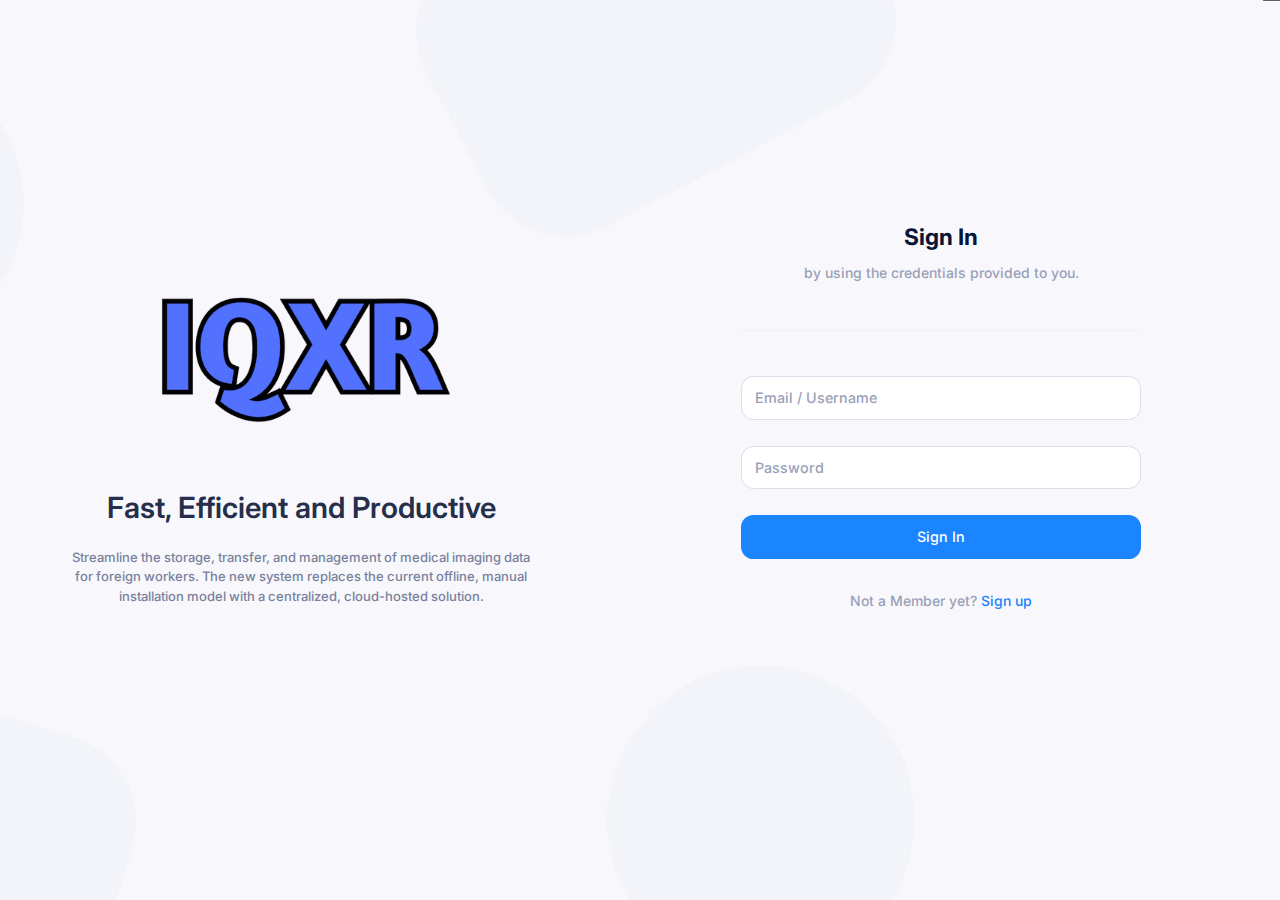
<file: index.html>
<!DOCTYPE html>
<html lang="en">
    <!--begin::Head-->
    <head>
        <title>Login - InfoQuest IQXR PACS</title>
        <meta charset="utf-8" />
        <meta name="viewport" content="width=device-width, initial-scale=1" />
        <link rel="shortcut icon" href="assets/media/logo/favicon.ico" />
        <!--begin::Fonts(mandatory for all pages)-->
        <link rel="stylesheet" href="https://fonts.googleapis.com/css?family=Inter:300,400,500,600,700" />
        <!--end::Fonts-->
        <!--begin::Global Stylesheets Bundle(mandatory for all pages)-->
        <link href="assets/css/global/plugins.bundle.css" rel="stylesheet" type="text/css" />
        <link href="assets/css/global/style.bundle.css" rel="stylesheet" type="text/css" />
        <!--end::Global Stylesheets Bundle-->
        <script>
            // Frame-busting to prevent site from being loaded within a frame without permission (click-jacking)
            if (window.top != window.self) { window.top.location.replace(window.self.location.href); }
        </script>
    </head>
    <!--end::Head-->
    <!--begin::Body-->
    <body id="kt_body" class="app-blank bgi-size-cover bgi-attachment-fixed bgi-position-center">
        <!--begin::Theme mode setup on page load-->
        <script>var defaultThemeMode = "light"; var themeMode; if (document.documentElement) { if (document.documentElement.hasAttribute("data-bs-theme-mode")) { themeMode = document.documentElement.getAttribute("data-bs-theme-mode"); } else { if (localStorage.getItem("data-bs-theme") !== null) { themeMode = localStorage.getItem("data-bs-theme"); } else { themeMode = defaultThemeMode; } } if (themeMode === "system") { themeMode = window.matchMedia("(prefers-color-scheme: dark)").matches ? "dark" : "light"; } document.documentElement.setAttribute("data-bs-theme", themeMode); }</script>
        <!--end::Theme mode setup on page load-->
        <!--begin::Root-->
        <div class="d-flex flex-column flex-root" id="kt_app_root">
            <!--begin::Page bg image-->
            <style>
                body {
                    background-image: url('assets/media/auth/bg10.jpeg');
                }

                [data-bs-theme="dark"] body {
                    background-image: url('assets/media/auth/bg10-dark.jpeg');
                }
            </style>
            <!--end::Page bg image-->
            <!--begin::Authentication - Sign-in -->
            <div class="d-flex flex-column flex-lg-row flex-column-fluid">
                <!--begin::Aside-->
                <div class="d-flex flex-lg-row-fluid">
                    <!--begin::Content-->
                    <div class="d-flex flex-column flex-center pb-0 pb-lg-10 p-10 w-100">
                        <!--begin::Image-->
                        <img class="theme-light-show mx-auto mw-100 w-150px w-lg-300px mb-10 mb-lg-20"
                            src="assets/media/logo/logo-bordered.png" alt="" />
                        <img class="theme-dark-show mx-auto mw-100 w-150px w-lg-300px mb-10 mb-lg-20"
                            src="assets/media/logo/logo-bordered-dark.png" alt="" />
                        <!--end::Image-->
                        <!--begin::Title-->
                        <h1 class="text-gray-800 fs-2qx fw-bold text-center mb-7">Fast, Efficient and Productive</h1>
                        <!--end::Title-->
                        <!--begin::Text-->
                        <div class="text-gray-600 fs-base text-center fw-semibold">
                            Streamline the storage, transfer, and management of medical imaging data <br> 
                            for foreign workers. The new system replaces the current offline, manual <br>
                            installation model with a centralized, cloud-hosted solution.
                        </div>
                        <!--end::Text-->
                    </div>
                    <!--end::Content-->
                </div>
                <!--begin::Aside-->
                <!--begin::Body-->
                <div class="d-flex flex-column-fluid flex-lg-row-auto justify-content-center justify-content-lg-end p-12">
                    <!--begin::Wrapper-->
                    <div class="d-flex flex-column flex-center rounded-4 w-md-600px p-10">
                        <!--begin::Content-->
                        <div class="d-flex flex-center flex-column align-items-stretch h-lg-100 w-md-400px">
                            <!--begin::Wrapper-->
                            <div class="d-flex flex-center flex-column flex-column-fluid pb-15 pb-lg-20">
                                <div class="form w-100">
                                    <!--begin::Heading-->
                                    <div class="text-center mb-11">
                                        <!--begin::Title-->
                                        <h1 class="text-gray-900 fw-bolder mb-4">Sign In</h1>
                                        <!--end::Title-->
                                        <!--begin::Subtitle-->
                                            <div class="text-gray-500 fw-semibold fs-6">by using the credentials provided to you.</div>
                                            <!--end::Subtitle=-->
                                    </div>
                                    <!--begin::Heading-->
                                    <!--begin::Separator-->
                                    <div class="separator my-14"></div>
                                    <!--end::Separator-->
                                    <!--begin::Input group=-->
                                    <div class="fv-row mb-8">
                                        <!--begin::Email-->
                                        <input type="text" placeholder="Email / Username" name="email" autocomplete="off"
                                            class="form-control" />
                                        <!--end::Email-->
                                    </div>
                                    <!--end::Input group=-->
                                    <div class="fv-row mb-8">
                                        <!--begin::Password-->
                                        <input type="password" placeholder="Password" name="password" autocomplete="off"
                                            class="form-control" />
                                        <!--end::Password-->
                                    </div>
                                    <!--end::Input group=-->
                                    <!--begin::Submit button-->
                                    <div class="d-grid mb-10">
                                        <a href="dashboard.html" class="btn btn-primary">
                                            <!--begin::Indicator label-->
                                            <span class="indicator-label">Sign In</span>
                                            <!--end::Indicator label-->
                                            <!--begin::Indicator progress-->
                                            <span class="indicator-progress">Please wait...
                                                <span
                                                    class="spinner-border spinner-border-sm align-middle ms-2"></span></span>
                                            <!--end::Indicator progress-->
                                        </a>
                                    </div>
                                    <!--end::Submit button-->
                                    <!--begin::Sign up-->
                                        <div class="text-gray-500 text-center fw-semibold fs-6">Not a Member yet? 
                                        <a href="https://www.google.com" class="link-primary">Sign up</a></div>
                                    <!--end::Sign up-->
                                </div>
                            </div>
                            <!--end::Wrapper-->
                        </div>
                        <!--end::Content-->
                    </div>
                    <!--end::Wrapper-->
                </div>
                <!--end::Body-->
            </div>
            <!--end::Authentication - Sign-in-->
        </div>
        <!--end::Root-->
        <!--begin::Javascript-->
        <script>var hostUrl = "assets/";</script>
        <!--begin::Global Javascript Bundle(mandatory for all pages)-->
        <script src="assets/js/global/plugins.bundle.js"></script>
        <script src="assets/js/global/scripts.bundle.js"></script>
        <!--end::Global Javascript Bundle-->
        <!--end::Javascript-->
    </body>
    <!--end::Body-->
</html>
</file>
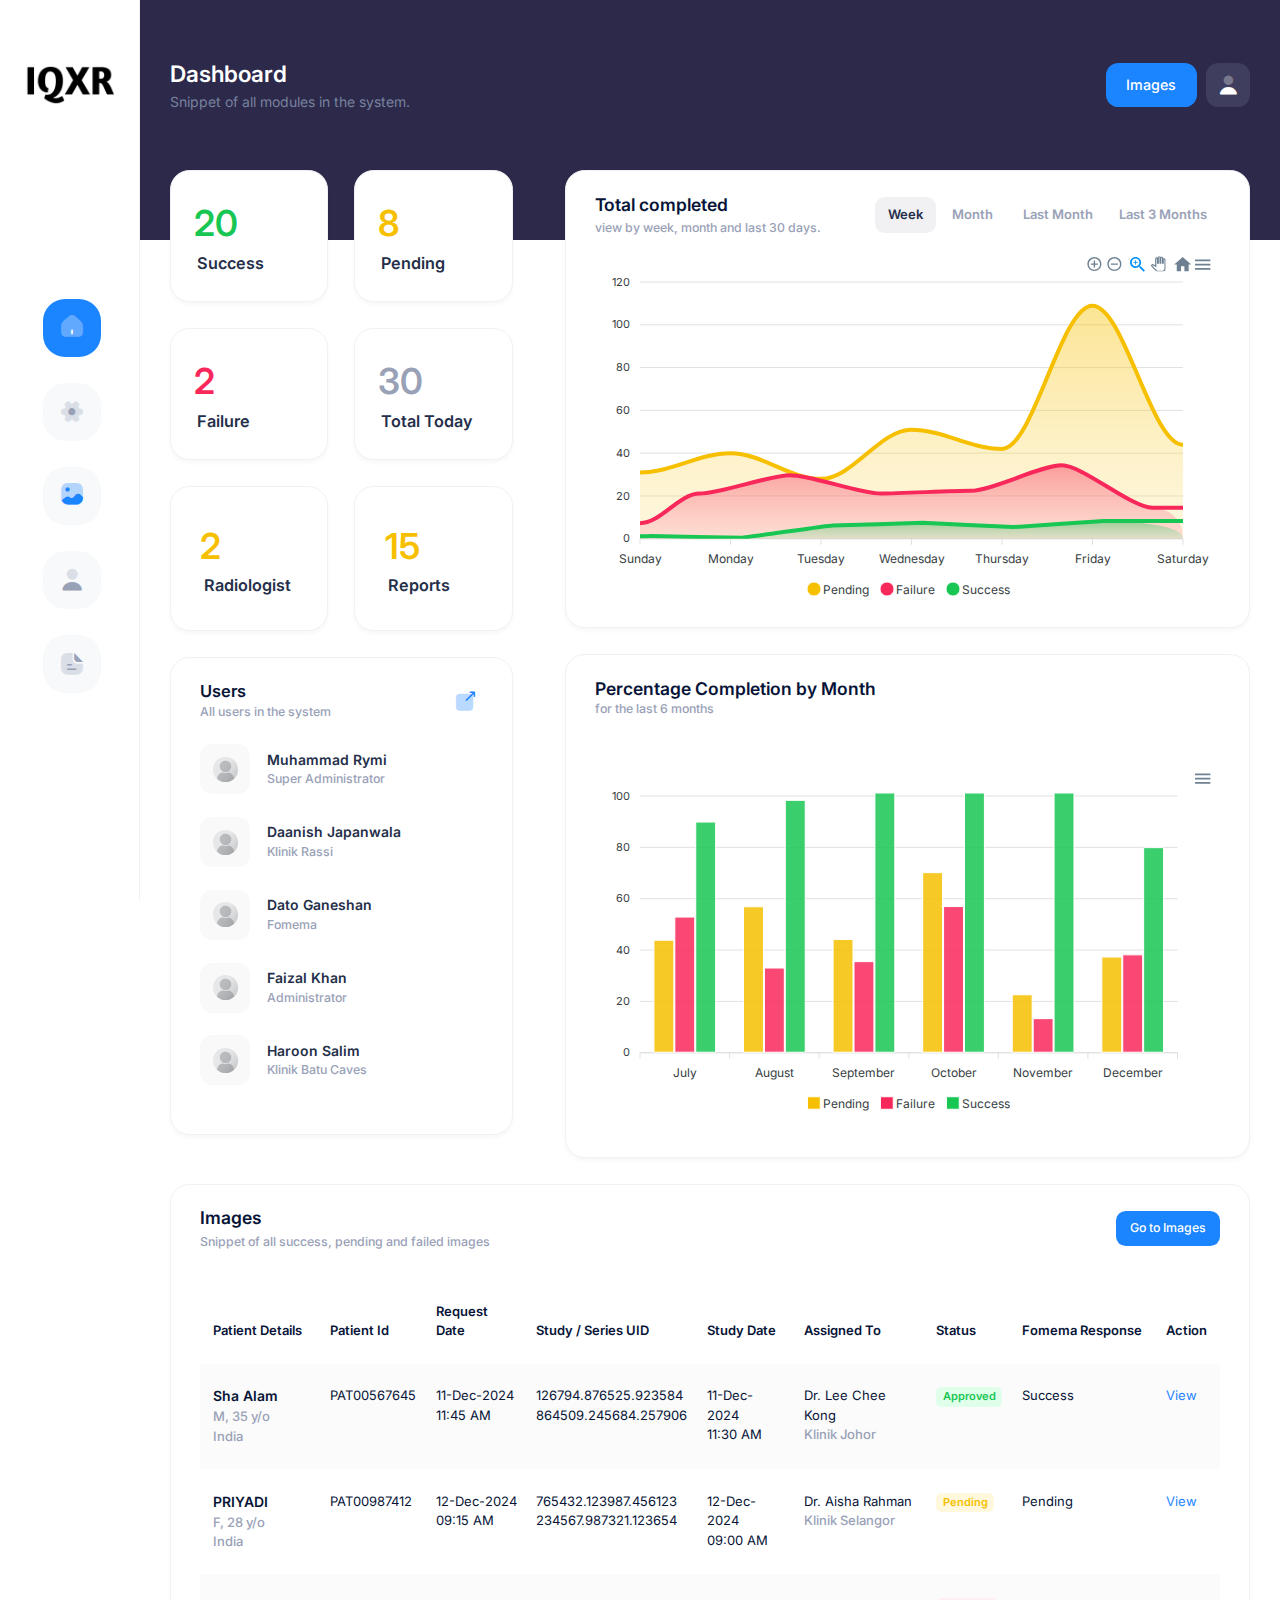
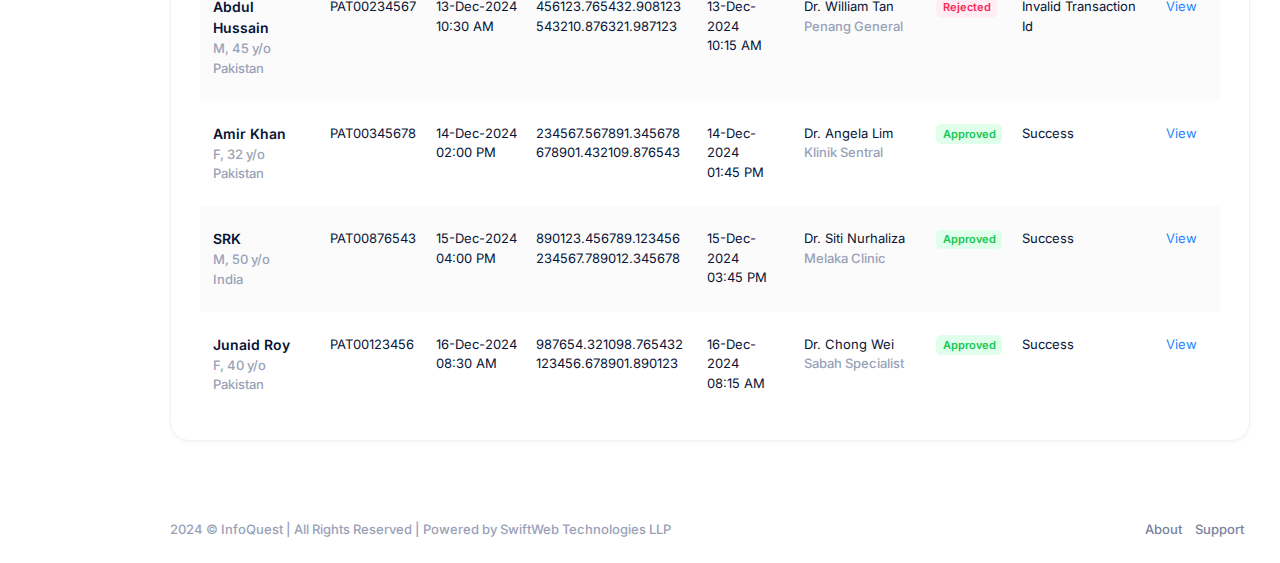
<file: dashboard.html>
<!DOCTYPE html>
<html lang="en">
<!--begin::Head-->

<head>
	<title>Dashboard - InfoQuest IQXR PACS</title>
	<meta charset="utf-8" />
	<meta name="viewport" content="width=device-width, initial-scale=1" />
	<link rel="shortcut icon" href="assets/media/logo/favicon.ico" />
	<!--begin::Fonts(mandatory for all pages)-->
	<link rel="stylesheet" href="https://fonts.googleapis.com/css?family=Inter:300,400,500,600,700" />
	<!--end::Fonts-->
	<!--begin::Global Stylesheets Bundle(mandatory for all pages)-->
	<link href="assets/css/global/plugins.bundle.css" rel="stylesheet" type="text/css" />
	<link href="assets/css/global/style.bundle.css" rel="stylesheet" type="text/css" />
	<!--end::Global Stylesheets Bundle-->
	<script>
		// Frame-busting to prevent site from being loaded within a frame without permission (click-jacking)
		if (window.top != window.self) { window.top.location.replace(window.self.location.href); }
	</script>
</head>
<!--end::Head-->
<!--begin::Body-->

<body id="kt_body" class="header-fixed header-tablet-and-mobile-fixed aside-fixed aside-secondary-disabled">
	<!--begin::Theme mode setup on page load-->
	<script>var defaultThemeMode = "light"; var themeMode; if (document.documentElement) { if (document.documentElement.hasAttribute("data-bs-theme-mode")) { themeMode = document.documentElement.getAttribute("data-bs-theme-mode"); } else { if (localStorage.getItem("data-bs-theme") !== null) { themeMode = localStorage.getItem("data-bs-theme"); } else { themeMode = defaultThemeMode; } } if (themeMode === "system") { themeMode = window.matchMedia("(prefers-color-scheme: dark)").matches ? "dark" : "light"; } document.documentElement.setAttribute("data-bs-theme", themeMode); }</script>
	<!--end::Theme mode setup on page load-->
	<!--begin::Main-->
	<!--begin::Root-->
	<div class="d-flex flex-column flex-root">
		<!--begin::Page-->
		<div class="page d-flex flex-row flex-column-fluid">
			<!--begin::Aside-->
			<div id="kt_aside" class="aside" data-kt-drawer="true" data-kt-drawer-name="aside"
				data-kt-drawer-activate="{default: true, lg: false}" data-kt-drawer-overlay="true"
				data-kt-drawer-width="auto" data-kt-drawer-direction="start" data-kt-drawer-toggle="#kt_aside_toggle">
				<!--begin::Logo-->
				<div class="aside-logo flex-column-auto pt-10 pt-lg-20" id="kt_aside_logo">
					<a href="dashboard.html">
						<img alt="Logo" src="assets/media/logo/logo-black.png" class="h-40px" />
					</a>
				</div>
				<!--end::Logo-->
				<!--begin::Nav-->
				<div class="aside-menu flex-column-fluid pt-0 pb-7 py-lg-10" id="kt_aside_menu">
					<!--begin::Aside menu-->
					<div id="kt_aside_menu_wrapper" class="w-100 hover-scroll-y scroll-lg-ms d-flex"
						data-kt-scroll="true" data-kt-scroll-activate="{default: false, lg: trur}"
						data-kt-scroll-height="auto" data-kt-scroll-dependencies="#kt_aside_logo, #kt_aside_footer"
						data-kt-scroll-wrappers="#kt_aside, #kt_aside_menu" data-kt-scroll-offset="0">
						<div id="kt_aside_menu"
							class="menu menu-column menu-title-gray-600 menu-state-primary menu-state-icon-primary menu-state-bullet-primary menu-icon-gray-500 menu-arrow-gray-500 fw-semibold fs-6 my-auto"
							data-kt-menu="true">
							<!--begin:Menu item-->
							<div class="menu-item here show py-2">
								<!--begin:Menu link-->
								<span class="menu-link menu-center" data-bs-toggle="tooltip" data-bs-placement="right"
								data-bs-dismiss="click" title="Dashboard">
									<span class="menu-icon me-0">
										<a href="dashboard.html">
											<i class="ki-duotone ki-home-2 fs-2x">
												<span class="path1"></span>
												<span class="path2"></span>
											</i>
										</a>
									</span>
								</span>
								<!--end:Menu link-->
							</div>
							<!--end:Menu item-->
							<!--begin:Menu item-->
							<div data-kt-menu-trigger="{default: 'click', lg: 'hover'}"
								data-kt-menu-placement="right-start" class="menu-item py-2">
								<!--begin:Menu link-->
								<span class="menu-link menu-center">
									<span class="menu-icon me-0">
										<i class="ki-duotone ki-setting-2 fs-2x">
											<span class="path1"></span>
											<span class="path2"></span>
											<span class="path3"></span>
											<span class="path4"></span>
										</i>
									</span>
								</span>
								<!--end:Menu link-->
								<!--begin:Menu sub-->
								<div
									class="menu-sub menu-sub-dropdown menu-sub-indention px-2 py-4 w-250px mh-75 overflow-auto">
									<!--begin:Menu item-->
									<div class="menu-item">
										<!--begin:Menu content-->
										<div class="menu-content">
											<span class="menu-section fs-5 fw-bolder ps-1 py-1">Manage</span>
										</div>
										<!--end:Menu content-->
									</div>
									<!--end:Menu item-->
									<!--begin:Menu item-->
									<div data-kt-menu-trigger="click" class="menu-item menu-accordion">
										<!--begin:Menu link-->
										<span class="menu-link">
											<span class="menu-bullet">
												<span class="bullet bullet-dot"></span>
											</span>
											<span class="menu-title">Users</span>
											<span class="menu-arrow"></span>
										</span>
										<!--end:Menu link-->
										<!--begin:Menu sub-->
										<div class="menu-sub menu-sub-accordion">
											<!--begin:Menu item-->
											<div class="menu-item">
												<!--begin:Menu link-->
												<a class="menu-link" href="javascript:;">
													<span class="menu-bullet">
														<span class="bullet bullet-dot"></span>
													</span>
													<span class="menu-title">User List</span>
												</a>
												<!--end:Menu link-->
											</div>
											<!--end:Menu item-->
											<!--begin:Menu item-->
											<div class="menu-item">
												<!--begin:Menu link-->
												<a class="menu-link" href="javascript:;">
													<span class="menu-bullet">
														<span class="bullet bullet-dot"></span>
													</span>
													<span class="menu-title">User Roles</span>
												</a>
												<!--end:Menu link-->
											</div>
											<!--end:Menu item-->
										</div>
										<!--end:Menu sub-->
									</div>
									<!--end:Menu item-->
									<!--begin:Menu item-->
									<div data-kt-menu-trigger="click" class="menu-item menu-accordion">
										<!--begin:Menu link-->
										<span class="menu-link">
											<span class="menu-bullet">
												<span class="bullet bullet-dot"></span>
											</span>
											<span class="menu-title">Logs</span>
										</span>
										<!--end:Menu link-->
									</div>
									<!--end:Menu item-->
									<!--begin:Menu item-->
									<div data-kt-menu-trigger="click" class="menu-item menu-accordion">
										<!--begin:Menu link-->
										<span class="menu-link">
											<span class="menu-bullet">
												<span class="bullet bullet-dot"></span>
											</span>
											<a href="modality.html">
												<span class="menu-title">Modality</span>
											</a>
										</span>
										<!--end:Menu link-->
									</div>
									<!--end:Menu item-->
									<!--begin:Menu item-->
									<div data-kt-menu-trigger="click" class="menu-item menu-accordion">
										<!--begin:Menu link-->
										<span class="menu-link">
											<span class="menu-bullet">
												<span class="bullet bullet-dot"></span>
											</span>
											<a href="download-modality.html">
												<span class="menu-title">Modality Download</span>
											</a>
										</span>
										<!--end:Menu link-->
									</div>
									<!--end:Menu item-->
								</div>
								<!--end:Menu sub-->
							</div>
							<!--end:Menu item-->
							<!--begin:Menu item-->
							<div class="menu-item py-2">
								<!--begin:Menu link-->
								<span class="menu-link menu-center" data-bs-toggle="tooltip" data-bs-placement="right"
								data-bs-dismiss="click" title="Images">
									<span class="menu-icon me-0">
										<a href="images.html">
											<i class="ki-duotone ki-picture fs-2x">
												<span class="path1"></span>
												<span class="path2"></span>
											</i>
										</a>
									</span>
								</span>
								<!--end:Menu link-->
							</div>
							<!--end:Menu item-->
							<!--begin:Menu item-->
							<div data-kt-menu-trigger="{default: 'click', lg: 'hover'}"
								data-kt-menu-placement="right-start" class="menu-item py-2">
								<!--begin:Menu link-->
								<span class="menu-link menu-center">
									<span class="menu-icon me-0">
										<i class="ki-duotone ki-user fs-2x">
											<span class="path1"></span>
											<span class="path2"></span>
										</i>
									</span>
								</span>
								<!--end:Menu link-->
								<!--begin:Menu sub-->
								<div
									class="menu-sub menu-sub-dropdown menu-sub-indention px-2 py-4 w-250px mh-75 overflow-auto">
									<!--begin:Menu item-->
									<div class="menu-item">
										<!--begin:Menu content-->
										<div class="menu-content">
											<span class="menu-section fs-5 fw-bolder ps-1 py-1">Users</span>
										</div>
										<!--end:Menu content-->
									</div>
									<!--end:Menu item-->
									<!--begin:Menu item-->
									<div data-kt-menu-trigger="click" class="menu-item menu-accordion">
										<!--begin:Menu link-->
										<span class="menu-link">
											<span class="menu-icon">
												<i class="ki-duotone ki-user fs-2">
													<span class="path1"></span>
													<span class="path2"></span>
												</i>
											</span>
											<span class="menu-title">App Users</span>
											<span class="menu-arrow"></span>
										</span>
										<!--end:Menu link-->
										<!--begin:Menu sub-->
										<div class="menu-sub menu-sub-accordion">
											<!--begin:Menu item-->
											<div class="menu-item">
												<!--begin:Menu link-->
												<a class="menu-link" href="javascript:;">
													<span class="menu-bullet">
														<span class="bullet bullet-dot"></span>
													</span>
													<span class="menu-title">Add User</span>
												</a>
												<!--end:Menu link-->
											</div>
											<!--end:Menu item-->
											<!--begin:Menu item-->
											<div class="menu-item">
												<!--begin:Menu link-->
												<a class="menu-link" href="javascript:;">
													<span class="menu-bullet">
														<span class="bullet bullet-dot"></span>
													</span>
													<span class="menu-title">All Users</span>
												</a>
												<!--end:Menu link-->
											</div>
											<!--end:Menu item-->
										</div>
										<!--end:Menu sub-->
									</div>
									<!--end:Menu item-->
									<!--begin:Menu item-->
									<div data-kt-menu-trigger="click" class="menu-item menu-accordion">
										<!--begin:Menu link-->
										<span class="menu-link">
											<span class="menu-icon">
												<i class="ki-duotone ki-faceid fs-2">
													<span class="path1"></span>
													<span class="path2"></span>
												</i>
											</span>
											<span class="menu-title">Patients</span>
										</span>
										<!--end:Menu link-->
									</div>
									<!--end:Menu item-->
									<!--begin:Menu item-->
									<div data-kt-menu-trigger="click" class="menu-item menu-accordion">
										<!--begin:Menu link-->
										<span class="menu-link">
											<span class="menu-icon">
												<i class="ki-duotone ki-mask fs-2">
													<span class="path1"></span>
													<span class="path2"></span>
												</i>
											</span>
											<span class="menu-title">Kliniks</span>
										</span>
										<!--end:Menu link-->
									</div>
									<!--end:Menu item-->
								</div>
								<!--end:Menu sub-->
							</div>
							<!--end:Menu item-->
							<!--begin:Menu item-->
							<div class="menu-item py-2">
								<!--begin:Menu link-->
								<span class="menu-link menu-center" data-bs-toggle="tooltip" data-bs-placement="right"
								data-bs-dismiss="click" title="Reports">
									<span class="menu-icon me-0">
										<i class="ki-duotone ki-document fs-2x">
											<span class="path1"></span>
											<span class="path2"></span>
										</i>
									</span>
								</span>
								<!--end:Menu link-->
							</div>
							<!--end:Menu item-->
						</div>
					</div>
					<!--end::Aside menu-->
				</div>
				<!--end::Nav-->
			</div>
			<!--end::Aside-->
			<!--begin::Wrapper-->
			<div class="wrapper d-flex flex-column flex-row-fluid" id="kt_wrapper">
				<!--begin::Header tablet and mobile-->
				<div class="header-mobile py-3">
					<!--begin::Container-->
					<div class="container d-flex flex-stack">
						<!--begin::Mobile logo-->
						<div class="d-flex align-items-center flex-grow-1 flex-lg-grow-0">
							<a href="dashboard.html">
								<img alt="Logo" src="assets/media/logo/logo-black.png" class="h-35px" />
							</a>
						</div>
						<!--end::Mobile logo-->
						<!--begin::Aside toggle-->
						<button class="btn btn-icon btn-active-color-primary me-n4" id="kt_aside_toggle">
							<i class="ki-duotone ki-abstract-14 fs-2x">
								<span class="path1"></span>
								<span class="path2"></span>
							</i>
						</button>
						<!--end::Aside toggle-->
					</div>
					<!--end::Container-->
				</div>
				<!--end::Header tablet and mobile-->
				<!--begin::Header-->
				<div id="kt_header" class="header py-6 py-lg-0" data-kt-sticky="true" data-kt-sticky-name="header"
					data-kt-sticky-offset="{lg: '300px'}">
					<!--begin::Container-->
					<div class="header-container container-xxl">
						<!--begin::Page title-->
						<div
							class="page-title d-flex flex-column align-items-start justify-content-center flex-wrap me-lg-20 py-3 py-lg-0 me-3">
							<!--begin::Heading-->
							<h1 class="d-flex flex-column text-gray-900 fw-bold my-1">
								<span class="text-white fs-1">Dashboard</span>
								<small class="text-gray-600 fs-6 fw-normal pt-2">Snippet of all modules in the
									system.</small>
							</h1>
							<!--end::Heading-->
						</div>
						<!--end::Page title=-->
						<!--begin::Wrapper-->
						<div class="d-flex align-items-center flex-wrap">
							<!--begin::Action-->
							<div class="d-flex align-items-center py-3 py-lg-0">
								<!--begin::Item-->
								<a href="images.html" class="btn btn-primary me-3">Images</a>
								<!--end::Item-->
								<!--begin::Item-->
								<a href="javascript:;" class="btn btn-icon btn-custom btn-active-color-primary"
									data-kt-menu-trigger="click" data-kt-menu-attach="parent"
									data-kt-menu-placement="bottom-end">
									<i class="ki-duotone ki-user fs-1">
										<span class="path1"></span>
										<span class="path2"></span>
									</i>
								</a>
								<!--begin::User account menu-->
								<div class="menu menu-sub menu-sub-dropdown menu-column menu-rounded menu-gray-800 menu-state-bg menu-state-color fw-semibold py-4 fs-6 w-275px"
									data-kt-menu="true">
									<!--begin::Menu item-->
									<div class="menu-item px-3">
										<div class="menu-content d-flex align-items-center px-3">
											<!--begin::Avatar-->
											<div class="symbol symbol-50px me-5">
												<img alt="Logo" src="assets/media/blank.png" />
											</div>
											<!--end::Avatar-->
											<!--begin::Username-->
											<div>
												<div class="fw-bold d-flex align-items-center fs-5">
													Muhammad Rymi
												</div>
												<span class="badge badge-light-success fw-bold fs-8">Super
													Administrator</span>
												<a href="javascript:;"
													class="fw-semibold text-muted text-hover-primary fs-7">rymi@infoquest.com.my</a>
											</div>
											<!--end::Username-->
										</div>
									</div>
									<!--end::Menu item-->
									<!--begin::Menu separator-->
									<div class="separator my-2"></div>
									<!--end::Menu separator-->
									<!--begin::Menu item-->
									<div class="menu-item px-5">
										<a href="javascript:;" class="menu-link px-5">My Profile</a>
									</div>
									<!--end::Menu item-->
									<!--begin::Menu item-->
									<div class="menu-item px-5 my-1">
										<a href="javascript:;" class="menu-link px-5">Account Settings</a>
									</div>
									<!--end::Menu item-->
									<!--begin::Menu item-->
									<div class="menu-item px-5">
										<a href="javascript:;"
											class="menu-link px-5">Sign Out</a>
									</div>
									<!--end::Menu item-->
								</div>
								<!--end::User account menu-->
								<!--end::Item-->
							</div>
							<!--end::Action-->
						</div>
						<!--end::Wrapper-->
					</div>
					<!--end::Container-->
					<div class="header-offset"></div>
				</div>
				<!--end::Header-->
				<!--begin::Content-->
				<div class="content d-flex flex-column flex-column-fluid" id="kt_content">
					<!--begin::Container-->
					<div class="container-xxl" id="kt_content_container">
						<!--begin::Row-->
						<div class="row g-5 g-xl-8">
							<!--begin::Col-->
							<div class="col-xl-4">
								<!--begin::Misc Widget 1-->
								<div class="row mb-5 mb-xl-8 g-5 g-xl-8">
									<!--begin::Col-->
									<div class="col-6">
										<!--begin::Card-->
										<a class="card flex-column justfiy-content-start align-items-start text-start w-100 text-gray-800 text-hover-primary p-8"
											href="images.html">
											<span class="fs-2tx fw-bold ms-n1 text-success">
												20
											</span>
											<span class="fs-4 fw-bold">Success</span>
										</a>
										<!--end::Card-->
									</div>
									<!--end::Col-->
									<!--begin::Col-->
									<div class="col-6">
										<!--begin::Card-->
										<a class="card flex-column justfiy-content-start align-items-start text-start w-100 text-gray-800 text-hover-primary p-8"
											href="images.html">
											<span class="fs-2tx fw-bold ms-n1 text-warning">
												8
											</span>
											<span class="fs-4 fw-bold">Pending</span>
										</a>
										<!--end::Card-->
									</div>
									<!--end::Col-->
									<!--begin::Col-->
									<div class="col-6">
										<!--begin::Card-->
										<a class="card flex-column justfiy-content-start align-items-start text-start w-100 text-gray-800 text-hover-primary p-8"
											href="images.html">
											<span class="fs-2tx fw-bold ms-n1 text-danger">
												2
											</span>
											<span class="fs-4 fw-bold">Failure</span>
										</a>
										<!--end::Card-->
									</div>
									<!--end::Col-->
									<!--begin::Col-->
									<div class="col-6">
										<!--begin::Card-->
										<a class="card flex-column justfiy-content-start align-items-start text-start w-100 text-gray-800 text-hover-primary p-8"
											href="images.html">
											<span class="fs-2tx fw-bold ms-n1 text-gray-500">
												30
											</span>
											<span class="fs-4 fw-bold">Total Today</span>
										</a>
										<!--end::Card-->
									</div>
									<!--end::Col-->
									<!--begin::Col-->
									<div class="col-6">
										<!--begin::Card-->
										<a class="card flex-column justfiy-content-start align-items-start text-start w-100 text-gray-800 text-hover-primary p-10"
											href="javascript:;">
											<span class="fs-2tx fw-bold ms-n1 text-warning">
												2
											</span>
											<span class="fs-4 fw-bold">Radiologist</span>
										</a>
										<!--end::Card-->
									</div>
									<!--end::Col-->
									<!--begin::Col-->
									<div class="col-6">
										<!--begin::Card-->
										<a class="card flex-column justfiy-content-start align-items-start text-start w-100 text-gray-800 text-hover-primary p-10"
											href="javascript:;">
											<span class="fs-2tx fw-bold ms-n1 text-warning">
												15
											</span>
											<span class="fs-4 fw-bold">Reports</span>
										</a>
										<!--end::Card-->
									</div>
									<!--end::Col-->
								</div>
								<!--end::Misc Widget 1-->
								<!--begin::List Widget 4-->
								<div class="card mb-xl-8">
									<!--begin::Header-->
									<div class="card-header border-0 pt-5">
										<h3 class="card-title align-items-start flex-column">
											<span class="card-label fw-bold text-gray-900">Users</span>
											<span class="text-muted mt-1 fw-semibold fs-7">All users in the
												system</span>
										</h3>
										<div class="card-toolbar">
											<a href="javascript:;"
												class="btn btn-sm btn-icon btn-color-primary btn-active-light-primary"
												data-kt-menu-trigger="click" data-kt-menu-placement="bottom-end">
												<i class="ki-duotone ki-exit-right-corner fs-1">
													<span class="path1"></span>
													<span class="path2"></span>
													<span class="path3"></span>
													<span class="path4"></span>
												</i>
											</a>
										</div>
									</div>
									<!--end::Header-->
									<!--begin::Body-->
									<div class="card-body pt-5">
										<!--begin::Item-->
										<div class="d-flex align-items-sm-center mb-7">
											<!--begin::Symbol-->
											<div class="symbol symbol-50px me-5">
												<span class="symbol-label">
													<img src="assets/media/blank.png"
														class="h-50 align-self-center rounded" alt="" />
												</span>
											</div>
											<!--end::Symbol-->
											<!--begin::Section-->
											<div class="d-flex align-items-center flex-row-fluid flex-wrap">
												<div class="flex-grow-1 me-2">
													<a href="javascript:;"
														class="text-gray-800 text-hover-primary fs-6 fw-bold">Muhammad
														Rymi</a>
													<span class="text-muted fw-semibold d-block fs-7">Super
														Administrator</span>
												</div>
											</div>
											<!--end::Section-->
										</div>
										<!--end::Item-->
										<!--begin::Item-->
										<div class="d-flex align-items-sm-center mb-7">
											<!--begin::Symbol-->
											<div class="symbol symbol-50px me-5">
												<span class="symbol-label">
													<img src="assets/media/blank.png"
														class="h-50 align-self-center rounded" alt="" />
												</span>
											</div>
											<!--end::Symbol-->
											<!--begin::Section-->
											<div class="d-flex align-items-center flex-row-fluid flex-wrap">
												<div class="flex-grow-1 me-2">
													<a href="javascript:;"
														class="text-gray-800 text-hover-primary fs-6 fw-bold">Daanish
														Japanwala</a>
													<span class="text-muted fw-semibold d-block fs-7">Klinik
														Rassi</span>
												</div>
											</div>
											<!--end::Section-->
										</div>
										<!--end::Item-->
										<!--begin::Item-->
										<div class="d-flex align-items-sm-center mb-7">
											<!--begin::Symbol-->
											<div class="symbol symbol-50px me-5">
												<span class="symbol-label">
													<img src="assets/media/blank.png"
														class="h-50 align-self-center rounded" alt="" />
												</span>
											</div>
											<!--end::Symbol-->
											<!--begin::Section-->
											<div class="d-flex align-items-center flex-row-fluid flex-wrap">
												<div class="flex-grow-1 me-2">
													<a href="javascript:;"
														class="text-gray-800 text-hover-primary fs-6 fw-bold">Dato
														Ganeshan</a>
													<span class="text-muted fw-semibold d-block fs-7">Fomema</span>
												</div>
											</div>
											<!--end::Section-->
										</div>
										<!--end::Item-->
										<!--begin::Item-->
										<div class="d-flex align-items-sm-center mb-7">
											<!--begin::Symbol-->
											<div class="symbol symbol-50px me-5">
												<span class="symbol-label">
													<img src="assets/media/blank.png"
														class="h-50 align-self-center rounded" alt="" />
												</span>
											</div>
											<!--end::Symbol-->
											<!--begin::Section-->
											<div class="d-flex align-items-center flex-row-fluid flex-wrap">
												<div class="flex-grow-1 me-2">
													<a href="javascript:;"
														class="text-gray-800 text-hover-primary fs-6 fw-bold">Faizal
														Khan</a>
													<span
														class="text-muted fw-semibold d-block fs-7">Administrator</span>
												</div>
											</div>
											<!--end::Section-->
										</div>
										<!--end::Item-->
										<!--begin::Item-->
										<div class="d-flex align-items-sm-center mb-7">
											<!--begin::Symbol-->
											<div class="symbol symbol-50px me-5">
												<span class="symbol-label">
													<img src="assets/media/blank.png"
														class="h-50 align-self-center rounded" alt="" />
												</span>
											</div>
											<!--end::Symbol-->
											<!--begin::Section-->
											<div class="d-flex align-items-center flex-row-fluid flex-wrap">
												<div class="flex-grow-1 me-2">
													<a href="javascript:;"
														class="text-gray-800 text-hover-primary fs-6 fw-bold">Haroon
														Salim</a>
													<span class="text-muted fw-semibold d-block fs-7">Klinik Batu
														Caves</span>
												</div>
											</div>
											<!--end::Section-->
										</div>
										<!--end::Item-->
									</div>
									<!--end::Body-->
								</div>
								<!--end::List Widget 4-->
							</div>
							<!--end::Col-->
							<!--begin::Col-->
							<div class="col-xl-8 ps-xl-12">
								<!--begin::Tables Widget 5-->
								<div class="card mb-5 mb-xl-8">
									<!--begin::Header-->
									<div class="card-header border-0 pt-5">
										<h3 class="card-title align-items-start flex-column">
											<span class="card-label fw-bold fs-3 mb-1">Total completed</span>
											<span class="text-muted mt-1 fw-semibold fs-7">view by week, month and last
												30 days.</span>
										</h3>
										<div class="card-toolbar">
											<ul class="nav">
												<li class="nav-item">
													<a class="nav-link btn btn-sm btn-color-muted btn-active btn-active-secondary fw-bold px-4 me-1 active"
														data-bs-toggle="tab" href="#kt_table_widget_5_tab_1">Week</a>
												</li>
												<li class="nav-item">
													<a class="nav-link btn btn-sm btn-color-muted btn-active btn-active-secondary fw-bold px-4 me-1"
														data-bs-toggle="tab" href="#kt_table_widget_5_tab_2">Month</a>
												</li>
												<li class="nav-item">
													<a class="nav-link btn btn-sm btn-color-muted btn-active btn-active-secondary fw-bold px-4"
														data-bs-toggle="tab" href="#kt_table_widget_5_tab_3">Last
														Month</a>
												</li>
												<li class="nav-item">
													<a class="nav-link btn btn-sm btn-color-muted btn-active btn-active-secondary fw-bold px-4"
														data-bs-toggle="tab" href="#kt_table_widget_5_tab_4">Last 3
														Months</a>
												</li>
											</ul>
										</div>
									</div>
									<!--end::Header-->
									<!--begin::Body-->
									<div class="card-body py-3">
										<div class="tab-content">
											<!--begin::Tap pane: Week-->
											<div class="tab-pane fade show active" id="kt_table_widget_5_tab_1">
												<div id="chart_week"></div>
											</div>
											<!--end::Tap pane-->

											<!--begin::Tap pane: Month-->
											<div class="tab-pane fade" id="kt_table_widget_5_tab_2">
												<div id="chart_month"></div>
											</div>
											<!--end::Tap pane-->

											<!--begin::Tap pane: 30 Days-->
											<div class="tab-pane fade" id="kt_table_widget_5_tab_3">
												<div id="chart_LastMonth"></div>
											</div>
											<!--end::Tap pane-->

											<!--begin::Tap pane: 3 Months-->
											<div class="tab-pane fade" id="kt_table_widget_5_tab_4">
												<div id="chart_LastThreeMonth"></div>
											</div>
											<!--end::Tap pane-->
										</div>
									</div>
									<!--end::Body-->
								</div>
								<!--end::Tables Widget 5-->
								<!--begin::Row-->
								<div class="row g-5 g-xl-8">
									<!--begin::Col-->
									<div class="col-xl-12">
										<!--begin::Mixed Widget 5-->
										<div class="card card-xl-stretch mb-xl-8">
											<!--begin::Beader-->
											<div class="card-header border-0 py-5">
												<h3 class="card-title align-items-start flex-column">
													<span class="card-label fw-bold fs-3 mb-1">Percentage Completion by
														Month</span>
													<span class="text-muted fw-semibold fs-7">for the last 6
														months</span>
												</h3>
											</div>
											<!--end::Header-->
											<!--begin::Body-->
											<div class="card-body d-flex flex-column">
												<!--begin::Chart-->
												<div id="barChart"></div>
												<!--end::Chart-->
											</div>
											<!--end::Body-->
										</div>
										<!--end::Mixed Widget 5-->
									</div>
									<!--end::Col-->
								</div>
								<!--end::Row-->
							</div>
							<!--end::Col-->
						</div>
						<!--end::Row-->
						<!--begin::Row-->
						<div class="row g-5 g-xl-8">
							<div class="col-xl-12">
								<!--begin::Tables Widget 5-->
								<div class="card mb-5 mb-xl-8">
									<!--begin::Header-->
									<div class="card-header border-0 pt-5">
										<h3 class="card-title align-items-start flex-column">
											<span class="card-label fw-bold fs-3 mb-1">Images</span>
											<span class="text-muted mt-1 fw-semibold fs-7">Snippet of all success,
												pending and failed images</span>
										</h3>
										<div class="card-toolbar">
											<a class="btn btn-sm btn-primary" href="images.html">Go to Images</a>
										</div>
									</div>
									<!--end::Header-->
									<!--begin::Body-->
									<div class="card-body py-3">
										<!--begin::Table container-->
										<div class="table-responsive mt-4">
											<!--begin::Table-->
											<table class="table table-striped gy-7 gs-4">
												<!--begin::Table head-->
												<thead>
													<tr class="fw-bold">
														<th>Patient Details</th>
														<th>Patient Id</th>
														<th>Request Date</th>
														<th class="min-w-150px">Study / Series UID</th>
														<th>Study Date</th>
														<th>Assigned To</th>
														<th>Status</th>
														<th>Fomema Response</th>
														<th>Action</th>
													</tr>
												</thead>
												<!--end::Table head-->
												<!--begin::Table body-->
												<tbody>
													<tr>
														<td>
															<span class="text-gray-900 fw-bold text-hover-primary mb-1 fs-6">Sha Alam</span>
															<span class="text-muted fw-semibold d-block">M, 35 y/o</span>
															<span class="text-muted fw-semibold d-block">India</span>
														</td>
														<td>PAT00567645</td>
														<td>11-Dec-2024<br>11:45 AM</td>
														<td class="min-w-150px">
															126794.876525.923584<br>864509.245684.257906</td>
														<td>11-Dec-2024<br>11:30 AM</td>
														<td>Dr. Lee Chee Kong
															<span class="text-muted fw-semibold d-block">Klinik
																Johor</span>
														</td>
														<td>
															<span class="badge badge-light-success">Approved</span>
														</td>
														<td>Success</td>
														<td>
															<a href="images.html">View</a>
														</td>
													</tr>
													<tr>
														<td>
															<span class="text-gray-900 fw-bold text-hover-primary mb-1 fs-6">PRIYADI</span>
															<span class="text-muted fw-semibold d-block">F, 28 y/o</span>
															<span class="text-muted fw-semibold d-block">India</span>
														</td>
														<td>PAT00987412</td>
														<td>12-Dec-2024<br>09:15 AM</td>
														<td class="min-w-150px">
															765432.123987.456123<br>234567.987321.123654</td>
														<td>12-Dec-2024<br>09:00 AM</td>
														<td>Dr. Aisha Rahman
															<span class="text-muted fw-semibold d-block">Klinik
																Selangor</span>
														</td>
														<td>
															<span class="badge badge-light-warning">Pending</span>
														</td>
														<td>Pending</td>
														<td>
															<a href="images.html">View</a>
														</td>
													</tr>
													<tr>
														<td>
															<span class="text-gray-900 fw-bold text-hover-primary mb-1 fs-6">Abdul Hussain</span>
															<span class="text-muted fw-semibold d-block">M, 45 y/o</span>
															<span class="text-muted fw-semibold d-block">Pakistan</span>
														</td>
														<td>PAT00234567</td>
														<td>13-Dec-2024<br>10:30 AM</td>
														<td class="min-w-150px">
															456123.765432.908123<br>543210.876321.987123</td>
														<td>13-Dec-2024<br>10:15 AM</td>
														<td>Dr. William Tan
															<span class="text-muted fw-semibold d-block">Penang
																General</span>
														</td>
														<td>
															<span class="badge badge-light-danger">Rejected</span>
														</td>
														<td>Invalid Transaction Id</td>
														<td>
															<a href="images.html">View</a>
														</td>
													</tr>
													<tr>
														<td>
															<span class="text-gray-900 fw-bold text-hover-primary mb-1 fs-6">Amir Khan</span>
															<span class="text-muted fw-semibold d-block">F, 32 y/o</span>
															<span class="text-muted fw-semibold d-block">Pakistan</span>
														</td>
														<td>PAT00345678</td>
														<td>14-Dec-2024<br>02:00 PM</td>
														<td class="min-w-150px">
															234567.567891.345678<br>678901.432109.876543</td>
														<td>14-Dec-2024<br>01:45 PM</td>
														<td>Dr. Angela Lim
															<span class="text-muted fw-semibold d-block">Klinik
																Sentral</span>
														</td>
														<td>
															<span class="badge badge-light-success">Approved</span>
														</td>
														<td>Success</td>
														<td>
															<a href="images.html">View</a>
														</td>
													</tr>
													<tr>
														<td>
															<span class="text-gray-900 fw-bold text-hover-primary mb-1 fs-6">SRK</span>
															<span class="text-muted fw-semibold d-block">M, 50 y/o</span>
															<span class="text-muted fw-semibold d-block">India</span>
														</td>
														<td>PAT00876543</td>
														<td>15-Dec-2024<br>04:00 PM</td>
														<td class="min-w-150px">
															890123.456789.123456<br>234567.789012.345678</td>
														<td>15-Dec-2024<br>03:45 PM</td>
														<td>Dr. Siti Nurhaliza
															<span class="text-muted fw-semibold d-block">Melaka
																Clinic</span>
														</td>
														<td>
															<span class="badge badge-light-success">Approved</span>
														</td>
														<td>Success</td>
														<td>
															<a href="images.html">View</a>
														</td>
													</tr>
													<tr>
														<td>
															<span class="text-gray-900 fw-bold text-hover-primary mb-1 fs-6">Junaid Roy</span>
															<span class="text-muted fw-semibold d-block">F, 40 y/o</span>
															<span class="text-muted fw-semibold d-block">Pakistan</span>
														</td>
														<td>PAT00123456</td>
														<td>16-Dec-2024<br>08:30 AM</td>
														<td class="min-w-150px">
															987654.321098.765432<br>123456.678901.890123</td>
														<td>16-Dec-2024<br>08:15 AM</td>
														<td>Dr. Chong Wei
															<span class="text-muted fw-semibold d-block">Sabah
																Specialist</span>
														</td>
														<td>
															<span class="badge badge-light-success">Approved</span>
														</td>
														<td>Success</td>
														<td>
															<a href="images.html">View</a>
														</td>
													</tr>
												</tbody>
												<!--end::Table body-->
											</table>
										</div>
										<!--end::Table-->
									</div>
									<!--end::Body-->
								</div>
								<!--end::Tables Widget 5-->
							</div>
						</div>
						<!--end::Row-->
					</div>
					<!--end::Container-->
				</div>
				<!--end::Content-->
				<!--begin::Footer-->
				<div class="footer py-4 d-flex flex-lg-column" id="kt_footer">
					<!--begin::Container-->
					<div class="container-fluid d-flex flex-column flex-md-row flex-stack">
						<!--begin::Copyright-->
						<div class="text-gray-900 order-2 order-md-1">
							<span class="text-gray-500 fw-semibold me-1">2024 © InfoQuest | All Rights Reserved |
								Powered by SwiftWeb Technologies LLP</span>
						</div>
						<!--end::Copyright-->
						<!--begin::Menu-->
						<ul class="menu menu-gray-600 menu-hover-primary fw-semibold order-1">
							<li class="menu-item">
								<a href="javascript:;" target="_blank" class="menu-link px-2">About</a>
							</li>
							<li class="menu-item">
								<a href="javascript:;" target="_blank" class="menu-link px-2">Support</a>
							</li>
						</ul>
						<!--end::Menu-->
					</div>
					<!--end::Container-->
				</div>
				<!--end::Footer-->
			</div>
			<!--end::Wrapper-->
		</div>
		<!--end::Page-->
	</div>
	<!--end::Root-->
	<!--end::Main-->
	<!--begin::Scrolltop-->
	<div id="kt_scrolltop" class="scrolltop" data-kt-scrolltop="true">
		<i class="ki-duotone ki-arrow-up">
			<span class="path1"></span>
			<span class="path2"></span>
		</i>
	</div>
	<!--end::Scrolltop-->
	<!--begin::Javascript-->
	<script>var hostUrl = "assets/";</script>
	<!--begin::Global Javascript Bundle(mandatory for all pages)-->
	<script src="assets/js/global/plugins.bundle.js"></script>
	<script src="assets/js/global/scripts.bundle.js"></script>
	<!--end::Global Javascript Bundle-->
	<!--begin::Custom Javascript(used for this page only)-->
	<script src="assets/js/widget/widgets.bundle.js"></script>
	<script src="assets/js/widget/widgets.js"></script>
	<!--end::Custom Javascript-->
	<!--end::Javascript-->

	<script>
		// Data for Week Chart
		var optionsWeek = {
			series: [{
				name: 'Pending',
				data: [31, 40, 28, 51, 42, 109, 44],
				color: '#F6C000'
			}, {
				name: 'Failure',
				data: [11, 32, 45, 32, 34, 52, 22],
				color: '#F8285A'
			}, {
				name: 'Success',
				data: [9, 10, 4, 50, 60, 44, 67],
				color: '#17C653'
			}],
			chart: {
				height: 350,
				type: 'area'
			},
			dataLabels: { enabled: false },
			xaxis: {
				name: 'Week',
				categories: ['Sunday', 'Monday', 'Tuesday', 'Wednesday', 'Thursday', 'Friday', 'Saturday']
			},
			stroke: { curve: 'smooth' }
		};

		var optionsMonth = {
			series: [{
				name: 'Pending',
				data: [120, 132, 101, 134, 120, 132, 101, 134, 120, 132, 101, 134, 120, 132, 101, 134],
				color: '#F6C000'
			}, {
				name: 'Failure',
				data: [70, 102, 90, 120, 70, 102, 90, 120, 70, 102, 90, 120, 70, 102, 90, 120],
				color: '#F8285A'
			}, {
				name: 'Success',
				data: [50, 80, 45, 72, 50, 80, 45, 72, 50, 80, 45, 72, 50, 80, 45, 72],
				color: '#17C653'
			}],
			chart: {
				height: 350,
				type: 'area'
			},
			dataLabels: { enabled: false },
			xaxis: {
				categories: ['01/12', '02/12', '03/12', '04/12', '05/12', '06/12', '07/12', '08/12', '09/12', '10/12',
					'11/12', '12/12', '13/12', '14/12', '15/12', '16/12']
			},
			stroke: { curve: 'smooth' }
		};

		var optionsLastMonth = {
			series: [{
				name: 'Pending',
				data: [120, 132, 101],
				color: '#F6C000'
			}, {
				name: 'Failure',
				data: [70, 102, 90],
				color: '#F8285A'
			}, {
				name: 'Success',
				data: [50, 80, 45],
				color: '#17C653'
			}],
			chart: {
				height: 350,
				type: 'area'
			},
			dataLabels: { enabled: false },
			xaxis: {
				categories: ['01/11 - 10/11', '11/11 - 20/11', '21/11 - 30/11']
			},
			stroke: { curve: 'smooth' }
		};

		var options3Months = {
			series: [{
				name: 'Pending',
				data: [500, 44, 670],
				color: '#F6C000'
			}, {
				name: 'Failure',
				data: [5, 660, 78],
				color: '#F8285A'
			}, {
				name: 'Success',
				data: [5000, 3423, 6666],
				color: '#17C653'
			}],
			chart: {
				height: 350,
				type: 'area'
			},
			dataLabels: { enabled: false },
			xaxis: {
				categories: ['September 2024', 'October 2024', 'November 2024']
			},
			stroke: { curve: 'smooth' }
		};

		// Render charts
		var chartWeek = new ApexCharts(document.querySelector("#chart_week"), optionsWeek);
		chartWeek.render();

		var chartMonth = new ApexCharts(document.querySelector("#chart_month"), optionsMonth);
		chartMonth.render();

		var chartLastMonth = new ApexCharts(document.querySelector("#chart_LastMonth"), optionsLastMonth);
		chartLastMonth.render();

		var chart3Months = new ApexCharts(document.querySelector("#chart_LastThreeMonth"), options3Months);
		chart3Months.render();

		var options = {
			series: [{
				name: 'Pending',
				data: [44, 55, 41, 64, 22, 43],
				color: '#F6C000'
			}, {
				name: 'Failure',
				data: [53, 32, 33, 52, 13, 44],
				color: '#F8285A'
			}, {
				name: 'Success',
				data: [90, 95, 96, 99, 98, 92],
				color: '#17C653'
			}],
			chart: {
				type: 'bar',
				height: 350
			},
			plotOptions: {
				bar: {
					horizontal: false,
					dataLabels: {
						position: 'top',
					},
				}
			},
			dataLabels: {
				enabled: false
			},
			stroke: {
				show: true,
				width: 1,
				colors: ['#fff']
			},
			tooltip: {
				shared: true,
				intersect: false
			},
			xaxis: {
				categories: ['July', 'August', 'September', 'October', 'November', 'December'],
			},
		};

		var chart = new ApexCharts(document.querySelector("#barChart"), options);
		chart.render();
	</script>
</body>
<!--end::Body-->

</html>
</file>
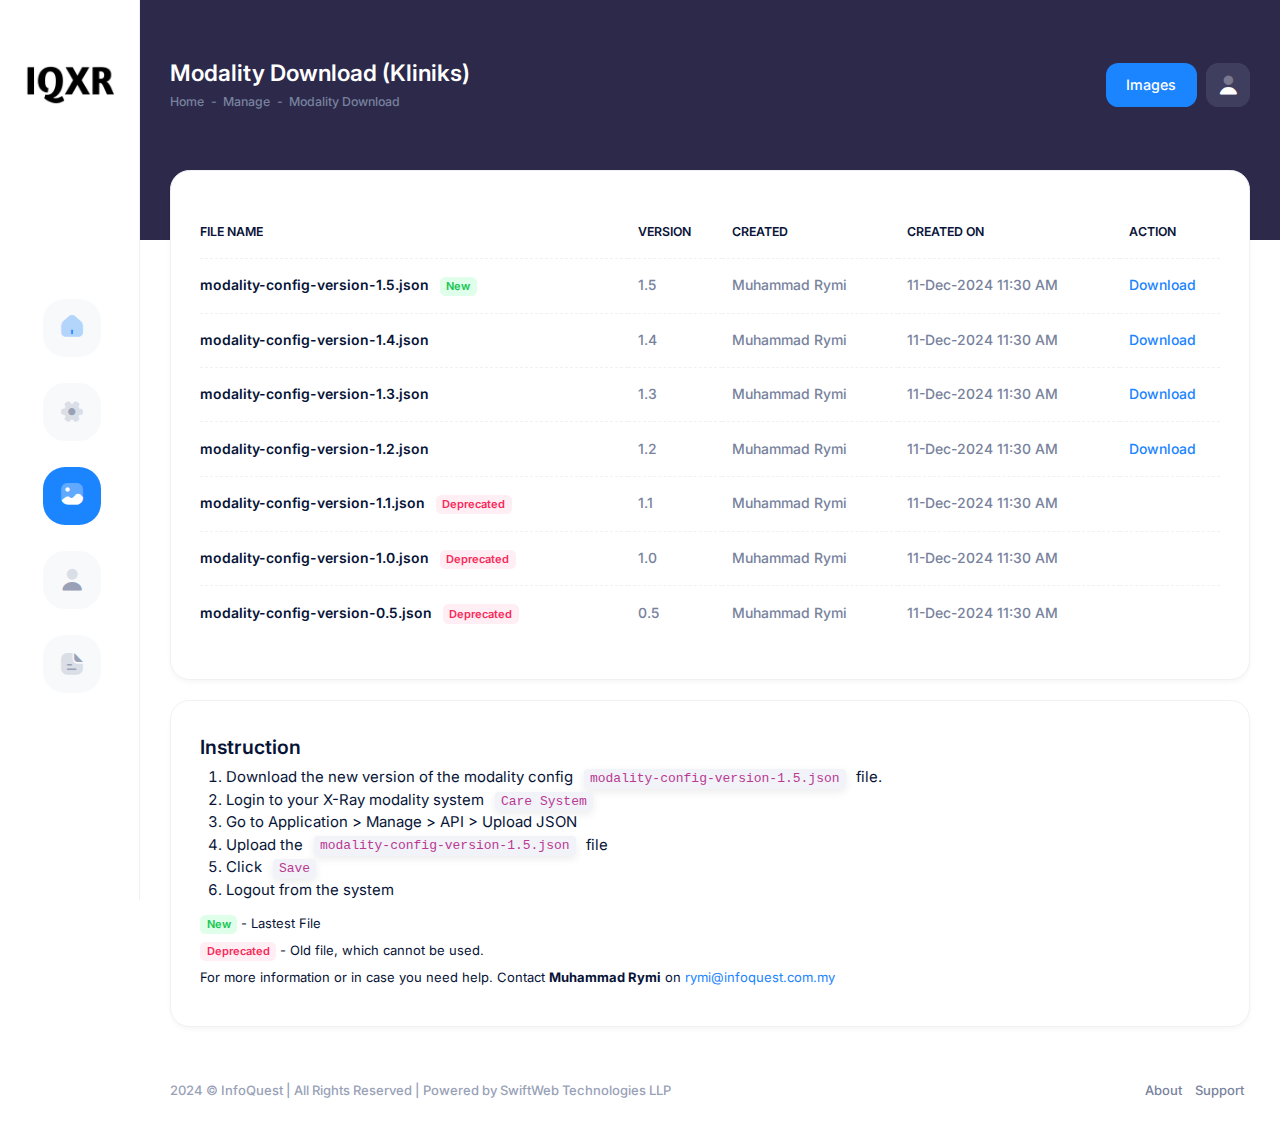
<file: download-modality.html>
<!DOCTYPE html>
<html lang="en">
<!--begin::Head-->

<head>
	<title>Modality Download - InfoQuest IQXR PACS</title>
	<meta charset="utf-8" />
	<meta name="viewport" content="width=device-width, initial-scale=1" />
	<link rel="shortcut icon" href="assets/media/logo/favicon.ico" />
	<!--begin::Fonts(mandatory for all pages)-->
	<link rel="stylesheet" href="https://fonts.googleapis.com/css?family=Inter:300,400,500,600,700" />
	<!--end::Fonts-->
	<!--begin::Global Stylesheets Bundle(mandatory for all pages)-->
	<link href="assets/css/global/plugins.bundle.css" rel="stylesheet" type="text/css" />
	<link href="assets/css/global/style.bundle.css" rel="stylesheet" type="text/css" />
	<!--end::Global Stylesheets Bundle-->
	<script>
		// Frame-busting to prevent site from being loaded within a frame without permission (click-jacking)
		if (window.top != window.self) { window.top.location.replace(window.self.location.href); }
	</script>
</head>
<!--end::Head-->
<!--begin::Body-->

<body id="kt_body" class="header-fixed header-tablet-and-mobile-fixed aside-fixed aside-secondary-disabled">
	<!--begin::Theme mode setup on page load-->
	<script>var defaultThemeMode = "light"; var themeMode; if (document.documentElement) { if (document.documentElement.hasAttribute("data-bs-theme-mode")) { themeMode = document.documentElement.getAttribute("data-bs-theme-mode"); } else { if (localStorage.getItem("data-bs-theme") !== null) { themeMode = localStorage.getItem("data-bs-theme"); } else { themeMode = defaultThemeMode; } } if (themeMode === "system") { themeMode = window.matchMedia("(prefers-color-scheme: dark)").matches ? "dark" : "light"; } document.documentElement.setAttribute("data-bs-theme", themeMode); }</script>
	<!--end::Theme mode setup on page load-->
	<!--begin::Main-->
	<!--begin::Root-->
	<div class="d-flex flex-column flex-root">
		<!--begin::Page-->
		<div class="page d-flex flex-row flex-column-fluid">
			<!--begin::Aside-->
			<div id="kt_aside" class="aside" data-kt-drawer="true" data-kt-drawer-name="aside"
				data-kt-drawer-activate="{default: true, lg: false}" data-kt-drawer-overlay="true"
				data-kt-drawer-width="auto" data-kt-drawer-direction="start" data-kt-drawer-toggle="#kt_aside_toggle">
				<!--begin::Logo-->
				<div class="aside-logo flex-column-auto pt-10 pt-lg-20" id="kt_aside_logo">
					<a href="dashboard.html">
						<img alt="Logo" src="assets/media/logo/logo-black.png" class="h-40px" />
					</a>
				</div>
				<!--end::Logo-->
				<!--begin::Nav-->
				<div class="aside-menu flex-column-fluid pt-0 pb-7 py-lg-10" id="kt_aside_menu">
					<!--begin::Aside menu-->
					<div id="kt_aside_menu_wrapper" class="w-100 hover-scroll-y scroll-lg-ms d-flex"
						data-kt-scroll="true" data-kt-scroll-activate="{default: false, lg: trur}"
						data-kt-scroll-height="auto" data-kt-scroll-dependencies="#kt_aside_logo, #kt_aside_footer"
						data-kt-scroll-wrappers="#kt_aside, #kt_aside_menu" data-kt-scroll-offset="0">
						<div id="kt_aside_menu"
							class="menu menu-column menu-title-gray-600 menu-state-primary menu-state-icon-primary menu-state-bullet-primary menu-icon-gray-500 menu-arrow-gray-500 fw-semibold fs-6 my-auto"
							data-kt-menu="true">
							<!--begin:Menu item-->
							<div class="menu-item py-2">
								<!--begin:Menu link-->
								<span class="menu-link menu-center" data-bs-toggle="tooltip" data-bs-placement="right"
									data-bs-dismiss="click" title="Dashboard">
									<span class="menu-icon me-0">
										<a href="dashboard.html">
											<i class="ki-duotone ki-home-2 fs-2x">
												<span class="path1"></span>
												<span class="path2"></span>
											</i>
										</a>
									</span>
								</span>
								<!--end:Menu link-->
							</div>
							<!--end:Menu item-->
							<!--begin:Menu item-->
							<div data-kt-menu-trigger="{default: 'click', lg: 'hover'}"
								data-kt-menu-placement="right-start" class="menu-item py-2">
								<!--begin:Menu link-->
								<span class="menu-link menu-center">
									<span class="menu-icon me-0">
										<i class="ki-duotone ki-setting-2 fs-2x">
											<span class="path1"></span>
											<span class="path2"></span>
											<span class="path3"></span>
											<span class="path4"></span>
										</i>
									</span>
								</span>
								<!--end:Menu link-->
								<!--begin:Menu sub-->
								<div
									class="menu-sub menu-sub-dropdown menu-sub-indention px-2 py-4 w-250px mh-75 overflow-auto">
									<!--begin:Menu item-->
									<div class="menu-item">
										<!--begin:Menu content-->
										<div class="menu-content">
											<span class="menu-section fs-5 fw-bolder ps-1 py-1">Manage</span>
										</div>
										<!--end:Menu content-->
									</div>
									<!--end:Menu item-->
									<!--begin:Menu item-->
									<div data-kt-menu-trigger="click" class="menu-item menu-accordion">
										<!--begin:Menu link-->
										<span class="menu-link">
											<span class="menu-bullet">
												<span class="bullet bullet-dot"></span>
											</span>
											<span class="menu-title">Users</span>
											<span class="menu-arrow"></span>
										</span>
										<!--end:Menu link-->
										<!--begin:Menu sub-->
										<div class="menu-sub menu-sub-accordion">
											<!--begin:Menu item-->
											<div class="menu-item">
												<!--begin:Menu link-->
												<a class="menu-link" href="javascript:;">
													<span class="menu-bullet">
														<span class="bullet bullet-dot"></span>
													</span>
													<span class="menu-title">User List</span>
												</a>
												<!--end:Menu link-->
											</div>
											<!--end:Menu item-->
											<!--begin:Menu item-->
											<div class="menu-item">
												<!--begin:Menu link-->
												<a class="menu-link" href="javascript:;">
													<span class="menu-bullet">
														<span class="bullet bullet-dot"></span>
													</span>
													<span class="menu-title">User Roles</span>
												</a>
												<!--end:Menu link-->
											</div>
											<!--end:Menu item-->
										</div>
										<!--end:Menu sub-->
									</div>
									<!--end:Menu item-->
									<!--begin:Menu item-->
									<div data-kt-menu-trigger="click" class="menu-item menu-accordion">
										<!--begin:Menu link-->
										<span class="menu-link">
											<span class="menu-bullet">
												<span class="bullet bullet-dot"></span>
											</span>
											<span class="menu-title">Logs</span>
										</span>
										<!--end:Menu link-->
									</div>
									<!--end:Menu item-->
									<!--begin:Menu item-->
									<div data-kt-menu-trigger="click" class="menu-item menu-accordion">
										<!--begin:Menu link-->
										<span class="menu-link">
											<span class="menu-bullet">
												<span class="bullet bullet-dot"></span>
											</span>
											<a href="modality.html">
												<span class="menu-title">Modality</span>
											</a>
										</span>
										<!--end:Menu link-->
									</div>
									<!--end:Menu item-->
                                    <!--begin:Menu item-->
									<div data-kt-menu-trigger="click" class="menu-item menu-accordion">
										<!--begin:Menu link-->
										<span class="menu-link">
											<span class="menu-bullet">
												<span class="bullet bullet-dot"></span>
											</span>
											<a href="download-modality.html">
												<span class="menu-title">Modality Download</span>
											</a>
										</span>
										<!--end:Menu link-->
									</div>
									<!--end:Menu item-->
								</div>
								<!--end:Menu sub-->
							</div>
							<!--end:Menu item-->
							<!--begin:Menu item-->
							<div class="menu-item here show py-2">
								<!--begin:Menu link-->
								<span class="menu-link menu-center" data-bs-toggle="tooltip" data-bs-placement="right"
									data-bs-dismiss="click" title="Images">
									<span class="menu-icon me-0">
										<a href="images.html">
											<i class="ki-duotone ki-picture fs-2x">
												<span class="path1"></span>
												<span class="path2"></span>
											</i>
										</a>
									</span>
								</span>
								<!--end:Menu link-->
							</div>
							<!--end:Menu item-->
							<!--begin:Menu item-->
							<div data-kt-menu-trigger="{default: 'click', lg: 'hover'}"
								data-kt-menu-placement="right-start" class="menu-item py-2">
								<!--begin:Menu link-->
								<span class="menu-link menu-center">
									<span class="menu-icon me-0">
										<i class="ki-duotone ki-user fs-2x">
											<span class="path1"></span>
											<span class="path2"></span>
										</i>
									</span>
								</span>
								<!--end:Menu link-->
								<!--begin:Menu sub-->
								<div
									class="menu-sub menu-sub-dropdown menu-sub-indention px-2 py-4 w-250px mh-75 overflow-auto">
									<!--begin:Menu item-->
									<div class="menu-item">
										<!--begin:Menu content-->
										<div class="menu-content">
											<span class="menu-section fs-5 fw-bolder ps-1 py-1">Users</span>
										</div>
										<!--end:Menu content-->
									</div>
									<!--end:Menu item-->
									<!--begin:Menu item-->
									<div data-kt-menu-trigger="click" class="menu-item menu-accordion">
										<!--begin:Menu link-->
										<span class="menu-link">
											<span class="menu-icon">
												<i class="ki-duotone ki-user fs-2">
													<span class="path1"></span>
													<span class="path2"></span>
												</i>
											</span>
											<span class="menu-title">App Users</span>
											<span class="menu-arrow"></span>
										</span>
										<!--end:Menu link-->
										<!--begin:Menu sub-->
										<div class="menu-sub menu-sub-accordion">
											<!--begin:Menu item-->
											<div class="menu-item">
												<!--begin:Menu link-->
												<a class="menu-link" href="javascript:;">
													<span class="menu-bullet">
														<span class="bullet bullet-dot"></span>
													</span>
													<span class="menu-title">Add User</span>
												</a>
												<!--end:Menu link-->
											</div>
											<!--end:Menu item-->
											<!--begin:Menu item-->
											<div class="menu-item">
												<!--begin:Menu link-->
												<a class="menu-link" href="javascript:;">
													<span class="menu-bullet">
														<span class="bullet bullet-dot"></span>
													</span>
													<span class="menu-title">All Users</span>
												</a>
												<!--end:Menu link-->
											</div>
											<!--end:Menu item-->
										</div>
										<!--end:Menu sub-->
									</div>
									<!--end:Menu item-->
									<!--begin:Menu item-->
									<div data-kt-menu-trigger="click" class="menu-item menu-accordion">
										<!--begin:Menu link-->
										<span class="menu-link">
											<span class="menu-icon">
												<i class="ki-duotone ki-faceid fs-2">
													<span class="path1"></span>
													<span class="path2"></span>
												</i>
											</span>
											<span class="menu-title">Patients</span>
										</span>
										<!--end:Menu link-->
									</div>
									<!--end:Menu item-->
									<!--begin:Menu item-->
									<div data-kt-menu-trigger="click" class="menu-item menu-accordion">
										<!--begin:Menu link-->
										<span class="menu-link">
											<span class="menu-icon">
												<i class="ki-duotone ki-mask fs-2">
													<span class="path1"></span>
													<span class="path2"></span>
												</i>
											</span>
											<span class="menu-title">Kliniks</span>
										</span>
										<!--end:Menu link-->
									</div>
									<!--end:Menu item-->
								</div>
								<!--end:Menu sub-->
							</div>
							<!--end:Menu item-->
							<!--begin:Menu item-->
							<div class="menu-item py-2">
								<!--begin:Menu link-->
								<span class="menu-link menu-center" data-bs-toggle="tooltip" data-bs-placement="right"
									data-bs-dismiss="click" title="Reports">
									<span class="menu-icon me-0">
										<i class="ki-duotone ki-document fs-2x">
											<span class="path1"></span>
											<span class="path2"></span>
										</i>
									</span>
								</span>
								<!--end:Menu link-->
							</div>
							<!--end:Menu item-->
						</div>
					</div>
					<!--end::Aside menu-->
				</div>
				<!--end::Nav-->
			</div>
			<!--end::Aside-->
			<!--begin::Wrapper-->
			<div class="wrapper d-flex flex-column flex-row-fluid" id="kt_wrapper">
				<!--begin::Header tablet and mobile-->
				<div class="header-mobile py-3">
					<!--begin::Container-->
					<div class="container d-flex flex-stack">
						<!--begin::Mobile logo-->
						<div class="d-flex align-items-center flex-grow-1 flex-lg-grow-0">
							<a href="dashboard.html">
								<img alt="Logo" src="assets/media/logo/logo-black.png" class="h-35px" />
							</a>
						</div>
						<!--end::Mobile logo-->
						<!--begin::Aside toggle-->
						<button class="btn btn-icon btn-active-color-primary me-n4" id="kt_aside_toggle">
							<i class="ki-duotone ki-abstract-14 fs-2x">
								<span class="path1"></span>
								<span class="path2"></span>
							</i>
						</button>
						<!--end::Aside toggle-->
					</div>
					<!--end::Container-->
				</div>
				<!--end::Header tablet and mobile-->
				<!--begin::Header-->
				<div id="kt_header" class="header py-6 py-lg-0" data-kt-sticky="true" data-kt-sticky-name="header"
					data-kt-sticky-offset="{lg: '300px'}">
					<!--begin::Container-->
					<div class="header-container container-xxl">
						<!--begin::Page title-->
						<div
							class="page-title d-flex flex-column align-items-start justify-content-center flex-wrap me-lg-20 py-3 py-lg-0 me-3">
							<!--begin::Heading-->
							<h1 class="d-flex flex-column text-gray-900 fw-bold my-1">
								<span class="text-white fs-1">Modality Download (Kliniks)</span>
							</h1>
							<!--end::Heading-->
							<!--begin::Breadcrumb-->
							<ul class="breadcrumb breadcrumb-line fw-semibold fs-7 my-1">
								<li class="breadcrumb-item text-gray-600">
									<a href="dashboard.html" class="text-gray-600 text-hover-primary">Home</a>
								</li>
								<li class="breadcrumb-item text-gray-600">Manage</li>
								<li class="breadcrumb-item text-gray-600">Modality Download</li>
							</ul>
							<!--end::Breadcrumb-->
						</div>
						<!--end::Page title=-->
						<!--begin::Wrapper-->
						<div class="d-flex align-items-center flex-wrap">
							<!--begin::Action-->
							<div class="d-flex align-items-center py-3 py-lg-0">
								<!--begin::Item-->
								<a href="images.html" class="btn btn-primary me-3">Images</a>
								<!--end::Item-->
								<!--begin::Item-->
								<a href="javascript:;" class="btn btn-icon btn-custom btn-active-color-primary"
									data-kt-menu-trigger="click" data-kt-menu-attach="parent"
									data-kt-menu-placement="bottom-end">
									<i class="ki-duotone ki-user fs-1">
										<span class="path1"></span>
										<span class="path2"></span>
									</i>
								</a>
								<!--begin::User account menu-->
								<div class="menu menu-sub menu-sub-dropdown menu-column menu-rounded menu-gray-800 menu-state-bg menu-state-color fw-semibold py-4 fs-6 w-275px"
									data-kt-menu="true">
									<!--begin::Menu item-->
									<div class="menu-item px-3">
										<div class="menu-content d-flex align-items-center px-3">
											<!--begin::Avatar-->
											<div class="symbol symbol-50px me-5">
												<img alt="Logo" src="assets/media/blank.png" />
											</div>
											<!--end::Avatar-->
											<!--begin::Username-->
											<div>
												<div class="fw-bold d-flex align-items-center fs-5">
													Muhammad Rymi
												</div>
												<span class="badge badge-light-success fw-bold fs-8">Super
													Administrator</span>
												<a href="javascript:;"
													class="fw-semibold text-muted text-hover-primary fs-7">rymi@infoquest.com.my</a>
											</div>
											<!--end::Username-->
										</div>
									</div>
									<!--end::Menu item-->
									<!--begin::Menu separator-->
									<div class="separator my-2"></div>
									<!--end::Menu separator-->
									<!--begin::Menu item-->
									<div class="menu-item px-5">
										<a href="javascript:;" class="menu-link px-5">My Profile</a>
									</div>
									<!--end::Menu item-->
									<!--begin::Menu item-->
									<div class="menu-item px-5 my-1">
										<a href="javascript:;" class="menu-link px-5">Account Settings</a>
									</div>
									<!--end::Menu item-->
									<!--begin::Menu item-->
									<div class="menu-item px-5">
										<a href="javascript:;"
											class="menu-link px-5">Sign Out</a>
									</div>
									<!--end::Menu item-->
								</div>
								<!--end::User account menu-->
								<!--end::Item-->
							</div>
							<!--end::Action-->
						</div>
						<!--end::Wrapper-->
					</div>
					<!--end::Container-->
					<div class="header-offset"></div>
				</div>
				<!--end::Header-->
				<!--begin::Content-->
				<div class="content d-flex flex-column flex-column-fluid" id="kt_content">
					<!--begin::Container-->
					<div class="container-xxl" id="kt_content_container">
						<!--begin::Products-->
						<div class="card card-flush mb-6">
							<!--begin::Card body-->
							<div class="card-body mt-3">
								<!--begin::Table-->
								<table class="table table-row-dashed fs-6 gy-5" id="kt_ecommerce_products_table">
									<thead>
										<tr class="fw-bold fs-7 text-uppercase gs-0">
											<th>File Name</th>
											<th>Version</th>
											<th>Created</th>
											<th>Created On</th>
											<th>Action</th>
										</tr>
									</thead>
									<tbody class="fw-semibold text-gray-600">
										<tr>
											<td>
												<span class="text-gray-900 fw-bold text-hover-primary mb-1 fs-6 me-2">
                                                    modality-config-version-1.5.json
                                                </span>
                                                <span class="badge badge-light-success">New</span>
											</td>
											<td>1.5</td>
                                            <td>Muhammad Rymi</td>
											<td>11-Dec-2024 11:30 AM</td>
											<td>
												<a href="#">Download</a>
											</td>
										</tr>
                                        <tr>
											<td>
												<span class="text-gray-900 fw-bold text-hover-primary mb-1 fs-6">
                                                    modality-config-version-1.4.json</span>
											</td>
											<td>1.4</td>
                                            <td>Muhammad Rymi</td>
											<td>11-Dec-2024 11:30 AM</td>
											<td>
												<a href="#">Download</a>
											</td>
										</tr>
                                        <tr>
											<td>
												<span class="text-gray-900 fw-bold text-hover-primary mb-1 fs-6">
                                                    modality-config-version-1.3.json</span>
											</td>
											<td>1.3</td>
                                            <td>Muhammad Rymi</td>
											<td>11-Dec-2024 11:30 AM</td>
											<td>
												<a href="#">Download</a>
											</td>
										</tr>
                                        <tr>
											<td>
												<span class="text-gray-900 fw-bold text-hover-primary mb-1 fs-6">
                                                    modality-config-version-1.2.json</span>
											</td>
											<td>1.2</td>
                                            <td>Muhammad Rymi</td>
											<td>11-Dec-2024 11:30 AM</td>
											<td>
												<a href="#">Download</a>
											</td>
										</tr>
                                        <tr>
											<td>
												<span class="text-gray-900 fw-bold text-hover-primary mb-1 fs-6 me-2">
                                                    modality-config-version-1.1.json</span>
                                                    <span class="badge badge-light-danger">Deprecated</span>
											</td>
											<td>1.1</td>
                                            <td>Muhammad Rymi</td>
											<td>11-Dec-2024 11:30 AM</td>
											<td>
												
											</td>
										</tr>
                                        <tr>
											<td>
												<span class="text-gray-900 fw-bold text-hover-primary mb-1 fs-6 me-2">
                                                    modality-config-version-1.0.json</span>
                                                    <span class="badge badge-light-danger">Deprecated</span>
											</td>
											<td>1.0</td>
                                            <td>Muhammad Rymi</td>
											<td>11-Dec-2024 11:30 AM</td>
											<td>
												
											</td>
										</tr>
                                        <tr>
											<td>
												<span class="text-gray-900 fw-bold text-hover-primary mb-1 fs-6 me-2">
                                                    modality-config-version-0.5.json</span>
                                                <span class="badge badge-light-danger">Deprecated</span>
											</td>
											<td>0.5</td>
                                            <td>Muhammad Rymi</td>
											<td>11-Dec-2024 11:30 AM</td>
											<td>
												
											</td>
										</tr>
									</tbody>
								</table>
								<!--end::Table-->
							</div>
							<!--end::Card body-->
						</div>
						<!--end::Products-->
                        <!--begin::Products-->
						<div class="card card-flush">
							<!--begin::Card body-->
							<div class="card-body mt-3">
                                <h2>Instruction</h2>
                                <ol class="fs-5">
                                    <li>Download the new version of the modality config <code>modality-config-version-1.5.json</code> file.</li>
                                    <li>Login to your X-Ray modality system <code>Care System</code></li>
                                    <li>Go to Application > Manage > API > Upload JSON</li>
                                    <li>Upload the <code>modality-config-version-1.5.json</code> file</li>
                                    <li>Click <code>Save</code></li>
                                    <li>Logout from the system</li>
                                </ol>
                                <span class="badge badge-light-success mb-2">New</span> - Lastest File<br>
                                <span class="badge badge-light-danger mb-2">Deprecated</span> - Old file, which cannot be used.
                                <p>For more information or in case you need help. Contact <strong>Muhammad Rymi</strong> on <a href="mailto:rymi@infoquest.com.my">rymi@infoquest.com.my</a></p>
							</div>
							<!--end::Card body-->
						</div>
						<!--end::Products-->
					</div>
					<!--end::Container-->
				</div>
				<!--end::Content-->
				<!--begin::Footer-->
				<div class="footer py-4 d-flex flex-lg-column" id="kt_footer">
					<!--begin::Container-->
					<div class="container-fluid d-flex flex-column flex-md-row flex-stack">
						<!--begin::Copyright-->
						<div class="text-gray-900 order-2 order-md-1">
							<span class="text-gray-500 fw-semibold me-1">2024 © InfoQuest | All Rights Reserved |
								Powered by SwiftWeb Technologies LLP</span>
						</div>
						<!--end::Copyright-->
						<!--begin::Menu-->
						<ul class="menu menu-gray-600 menu-hover-primary fw-semibold order-1">
							<li class="menu-item">
								<a href="javascript:;" target="_blank" class="menu-link px-2">About</a>
							</li>
							<li class="menu-item">
								<a href="javascript:;" target="_blank" class="menu-link px-2">Support</a>
							</li>
						</ul>
						<!--end::Menu-->
					</div>
					<!--end::Container-->
				</div>
				<!--end::Footer-->
			</div>
			<!--end::Wrapper-->
		</div>
		<!--end::Page-->
	</div>
	<!--end::Root-->
	<!--end::Main-->
	<!--begin::Scrolltop-->
	<div id="kt_scrolltop" class="scrolltop" data-kt-scrolltop="true">
		<i class="ki-duotone ki-arrow-up">
			<span class="path1"></span>
			<span class="path2"></span>
		</i>
	</div>
	<!--end::Scrolltop-->
	<!--begin::Javascript-->
	<script>var hostUrl = "assets/";</script>
	<!--begin::Global Javascript Bundle(mandatory for all pages)-->
	<script src="assets/js/global/plugins.bundle.js"></script>
	<script src="assets/js/global/scripts.bundle.js"></script>
	<!--end::Global Javascript Bundle-->
	<!--end::Javascript-->
</body>
<!--end::Body-->

</html>
</file>
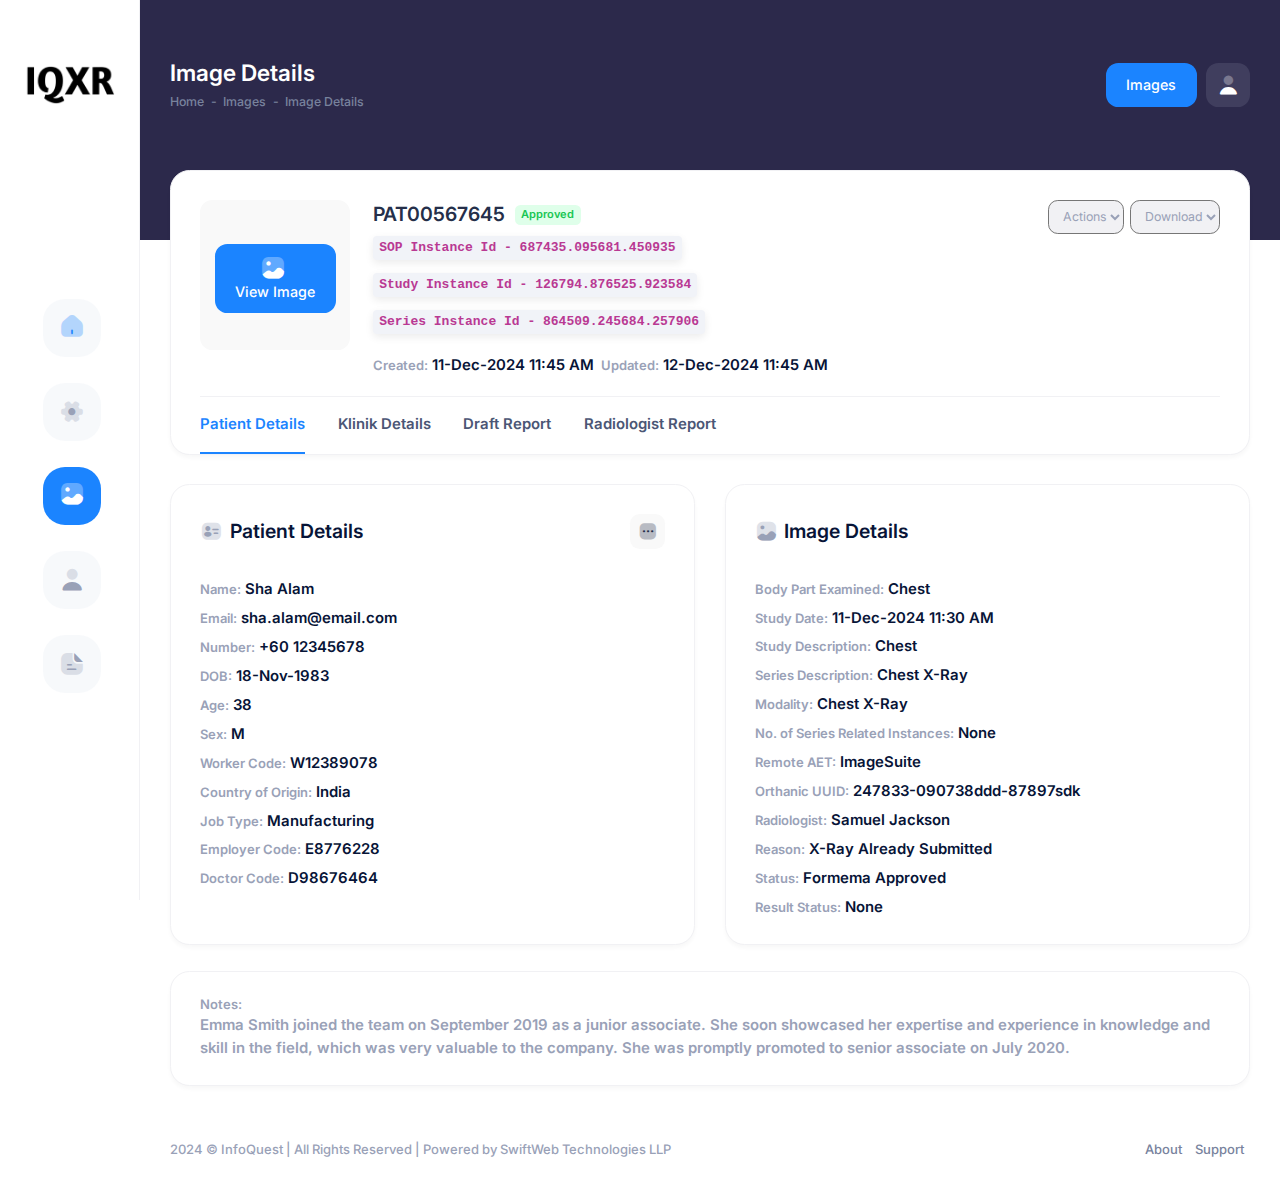
<file: image-details.html>
<!DOCTYPE html>
<html lang="en">
<!--begin::Head-->

<head>
	<title>Image Details - InfoQuest IQXR PACS</title>
	<meta charset="utf-8" />
	<meta name="viewport" content="width=device-width, initial-scale=1" />
	<link rel="shortcut icon" href="assets/media/logo/favicon.ico" />
	<!--begin::Fonts(mandatory for all pages)-->
	<link rel="stylesheet" href="https://fonts.googleapis.com/css?family=Inter:300,400,500,600,700" />
	<!--end::Fonts-->
	<!--begin::Global Stylesheets Bundle(mandatory for all pages)-->
	<link href="assets/css/global/plugins.bundle.css" rel="stylesheet" type="text/css" />
	<link href="assets/css/global/style.bundle.css" rel="stylesheet" type="text/css" />
	<!--end::Global Stylesheets Bundle-->
	<script>
		// Frame-busting to prevent site from being loaded within a frame without permission (click-jacking)
		if (window.top != window.self) { window.top.location.replace(window.self.location.href); }
	</script>
</head>
<!--end::Head-->
<!--begin::Body-->

<body id="kt_body" class="header-fixed header-tablet-and-mobile-fixed aside-fixed aside-secondary-disabled">
	<!--begin::Theme mode setup on page load-->
	<script>var defaultThemeMode = "light"; var themeMode; if (document.documentElement) { if (document.documentElement.hasAttribute("data-bs-theme-mode")) { themeMode = document.documentElement.getAttribute("data-bs-theme-mode"); } else { if (localStorage.getItem("data-bs-theme") !== null) { themeMode = localStorage.getItem("data-bs-theme"); } else { themeMode = defaultThemeMode; } } if (themeMode === "system") { themeMode = window.matchMedia("(prefers-color-scheme: dark)").matches ? "dark" : "light"; } document.documentElement.setAttribute("data-bs-theme", themeMode); }</script>
	<!--end::Theme mode setup on page load-->
	<!--begin::Main-->
	<!--begin::Root-->
	<div class="d-flex flex-column flex-root">
		<!--begin::Page-->
		<div class="page d-flex flex-row flex-column-fluid">
			<!--begin::Aside-->
			<div id="kt_aside" class="aside" data-kt-drawer="true" data-kt-drawer-name="aside"
				data-kt-drawer-activate="{default: true, lg: false}" data-kt-drawer-overlay="true"
				data-kt-drawer-width="auto" data-kt-drawer-direction="start" data-kt-drawer-toggle="#kt_aside_toggle">
				<!--begin::Logo-->
				<div class="aside-logo flex-column-auto pt-10 pt-lg-20" id="kt_aside_logo">
					<a href="dashboard.html">
						<img alt="Logo" src="assets/media/logo/logo-black.png" class="h-40px" />
					</a>
				</div>
				<!--end::Logo-->
				<!--begin::Nav-->
				<div class="aside-menu flex-column-fluid pt-0 pb-7 py-lg-10" id="kt_aside_menu">
					<!--begin::Aside menu-->
					<div id="kt_aside_menu_wrapper" class="w-100 hover-scroll-y scroll-lg-ms d-flex"
						data-kt-scroll="true" data-kt-scroll-activate="{default: false, lg: trur}"
						data-kt-scroll-height="auto" data-kt-scroll-dependencies="#kt_aside_logo, #kt_aside_footer"
						data-kt-scroll-wrappers="#kt_aside, #kt_aside_menu" data-kt-scroll-offset="0">
						<div id="kt_aside_menu"
							class="menu menu-column menu-title-gray-600 menu-state-primary menu-state-icon-primary menu-state-bullet-primary menu-icon-gray-500 menu-arrow-gray-500 fw-semibold fs-6 my-auto"
							data-kt-menu="true">
							<!--begin:Menu item-->
							<div class="menu-item py-2">
								<!--begin:Menu link-->
								<span class="menu-link menu-center" data-bs-toggle="tooltip" data-bs-placement="right"
									data-bs-dismiss="click" title="Dashboard">
									<span class="menu-icon me-0">
										<a href="dashboard.html">
											<i class="ki-duotone ki-home-2 fs-2x">
												<span class="path1"></span>
												<span class="path2"></span>
											</i>
										</a>
									</span>
								</span>
								<!--end:Menu link-->
							</div>
							<!--end:Menu item-->
							<!--begin:Menu item-->
							<div data-kt-menu-trigger="{default: 'click', lg: 'hover'}"
								data-kt-menu-placement="right-start" class="menu-item py-2">
								<!--begin:Menu link-->
								<span class="menu-link menu-center">
									<span class="menu-icon me-0">
										<i class="ki-duotone ki-setting-2 fs-2x">
											<span class="path1"></span>
											<span class="path2"></span>
											<span class="path3"></span>
											<span class="path4"></span>
										</i>
									</span>
								</span>
								<!--end:Menu link-->
								<!--begin:Menu sub-->
								<div
									class="menu-sub menu-sub-dropdown menu-sub-indention px-2 py-4 w-250px mh-75 overflow-auto">
									<!--begin:Menu item-->
									<div class="menu-item">
										<!--begin:Menu content-->
										<div class="menu-content">
											<span class="menu-section fs-5 fw-bolder ps-1 py-1">Manage</span>
										</div>
										<!--end:Menu content-->
									</div>
									<!--end:Menu item-->
									<!--begin:Menu item-->
									<div data-kt-menu-trigger="click" class="menu-item menu-accordion">
										<!--begin:Menu link-->
										<span class="menu-link">
											<span class="menu-bullet">
												<span class="bullet bullet-dot"></span>
											</span>
											<span class="menu-title">Users</span>
											<span class="menu-arrow"></span>
										</span>
										<!--end:Menu link-->
										<!--begin:Menu sub-->
										<div class="menu-sub menu-sub-accordion">
											<!--begin:Menu item-->
											<div class="menu-item">
												<!--begin:Menu link-->
												<a class="menu-link" href="javascript:;">
													<span class="menu-bullet">
														<span class="bullet bullet-dot"></span>
													</span>
													<span class="menu-title">User List</span>
												</a>
												<!--end:Menu link-->
											</div>
											<!--end:Menu item-->
											<!--begin:Menu item-->
											<div class="menu-item">
												<!--begin:Menu link-->
												<a class="menu-link" href="javascript:;">
													<span class="menu-bullet">
														<span class="bullet bullet-dot"></span>
													</span>
													<span class="menu-title">User Roles</span>
												</a>
												<!--end:Menu link-->
											</div>
											<!--end:Menu item-->
										</div>
										<!--end:Menu sub-->
									</div>
									<!--end:Menu item-->
									<!--begin:Menu item-->
									<div data-kt-menu-trigger="click" class="menu-item menu-accordion">
										<!--begin:Menu link-->
										<span class="menu-link">
											<span class="menu-bullet">
												<span class="bullet bullet-dot"></span>
											</span>
											<span class="menu-title">Logs</span>
										</span>
										<!--end:Menu link-->
									</div>
									<!--end:Menu item-->
									<!--begin:Menu item-->
									<div data-kt-menu-trigger="click" class="menu-item menu-accordion">
										<!--begin:Menu link-->
										<span class="menu-link">
											<span class="menu-bullet">
												<span class="bullet bullet-dot"></span>
											</span>
											<a href="modality.html">
												<span class="menu-title">Modality</span>
											</a>
										</span>
										<!--end:Menu link-->
									</div>
									<!--end:Menu item-->
									<!--begin:Menu item-->
									<div data-kt-menu-trigger="click" class="menu-item menu-accordion">
										<!--begin:Menu link-->
										<span class="menu-link">
											<span class="menu-bullet">
												<span class="bullet bullet-dot"></span>
											</span>
											<a href="download-modality.html">
												<span class="menu-title">Modality Download</span>
											</a>
										</span>
										<!--end:Menu link-->
									</div>
									<!--end:Menu item-->
								</div>
								<!--end:Menu sub-->
							</div>
							<!--end:Menu item-->
							<!--begin:Menu item-->
							<div class="menu-item here show py-2">
								<!--begin:Menu link-->
								<span class="menu-link menu-center" data-bs-toggle="tooltip" data-bs-placement="right"
									data-bs-dismiss="click" title="Images">
									<span class="menu-icon me-0">
										<a href="images.html">
											<i class="ki-duotone ki-picture fs-2x">
												<span class="path1"></span>
												<span class="path2"></span>
											</i>
										</a>
									</span>
								</span>
								<!--end:Menu link-->
							</div>
							<!--end:Menu item-->
							<!--begin:Menu item-->
							<div data-kt-menu-trigger="{default: 'click', lg: 'hover'}"
								data-kt-menu-placement="right-start" class="menu-item py-2">
								<!--begin:Menu link-->
								<span class="menu-link menu-center">
									<span class="menu-icon me-0">
										<i class="ki-duotone ki-user fs-2x">
											<span class="path1"></span>
											<span class="path2"></span>
										</i>
									</span>
								</span>
								<!--end:Menu link-->
								<!--begin:Menu sub-->
								<div
									class="menu-sub menu-sub-dropdown menu-sub-indention px-2 py-4 w-250px mh-75 overflow-auto">
									<!--begin:Menu item-->
									<div class="menu-item">
										<!--begin:Menu content-->
										<div class="menu-content">
											<span class="menu-section fs-5 fw-bolder ps-1 py-1">Users</span>
										</div>
										<!--end:Menu content-->
									</div>
									<!--end:Menu item-->
									<!--begin:Menu item-->
									<div data-kt-menu-trigger="click" class="menu-item menu-accordion">
										<!--begin:Menu link-->
										<span class="menu-link">
											<span class="menu-icon">
												<i class="ki-duotone ki-user fs-2">
													<span class="path1"></span>
													<span class="path2"></span>
												</i>
											</span>
											<span class="menu-title">App Users</span>
											<span class="menu-arrow"></span>
										</span>
										<!--end:Menu link-->
										<!--begin:Menu sub-->
										<div class="menu-sub menu-sub-accordion">
											<!--begin:Menu item-->
											<div class="menu-item">
												<!--begin:Menu link-->
												<a class="menu-link" href="javascript:;">
													<span class="menu-bullet">
														<span class="bullet bullet-dot"></span>
													</span>
													<span class="menu-title">Add User</span>
												</a>
												<!--end:Menu link-->
											</div>
											<!--end:Menu item-->
											<!--begin:Menu item-->
											<div class="menu-item">
												<!--begin:Menu link-->
												<a class="menu-link" href="javascript:;">
													<span class="menu-bullet">
														<span class="bullet bullet-dot"></span>
													</span>
													<span class="menu-title">All Users</span>
												</a>
												<!--end:Menu link-->
											</div>
											<!--end:Menu item-->
										</div>
										<!--end:Menu sub-->
									</div>
									<!--end:Menu item-->
									<!--begin:Menu item-->
									<div data-kt-menu-trigger="click" class="menu-item menu-accordion">
										<!--begin:Menu link-->
										<span class="menu-link">
											<span class="menu-icon">
												<i class="ki-duotone ki-faceid fs-2">
													<span class="path1"></span>
													<span class="path2"></span>
												</i>
											</span>
											<span class="menu-title">Patients</span>
										</span>
										<!--end:Menu link-->
									</div>
									<!--end:Menu item-->
									<!--begin:Menu item-->
									<div data-kt-menu-trigger="click" class="menu-item menu-accordion">
										<!--begin:Menu link-->
										<span class="menu-link">
											<span class="menu-icon">
												<i class="ki-duotone ki-mask fs-2">
													<span class="path1"></span>
													<span class="path2"></span>
												</i>
											</span>
											<span class="menu-title">Kliniks</span>
										</span>
										<!--end:Menu link-->
									</div>
									<!--end:Menu item-->
								</div>
								<!--end:Menu sub-->
							</div>
							<!--end:Menu item-->
							<!--begin:Menu item-->
							<div class="menu-item py-2">
								<!--begin:Menu link-->
								<span class="menu-link menu-center" data-bs-toggle="tooltip" data-bs-placement="right"
									data-bs-dismiss="click" title="Reports">
									<span class="menu-icon me-0">
										<i class="ki-duotone ki-document fs-2x">
											<span class="path1"></span>
											<span class="path2"></span>
										</i>
									</span>
								</span>
								<!--end:Menu link-->
							</div>
							<!--end:Menu item-->
						</div>
					</div>
					<!--end::Aside menu-->
				</div>
				<!--end::Nav-->
			</div>
			<!--end::Aside-->
			<!--begin::Wrapper-->
			<div class="wrapper d-flex flex-column flex-row-fluid" id="kt_wrapper">
				<!--begin::Header tablet and mobile-->
				<div class="header-mobile py-3">
					<!--begin::Container-->
					<div class="container d-flex flex-stack">
						<!--begin::Mobile logo-->
						<div class="d-flex align-items-center flex-grow-1 flex-lg-grow-0">
							<a href="dashboard.html">
								<img alt="Logo" src="assets/media/logo/logo-black.png" class="h-35px" />
							</a>
						</div>
						<!--end::Mobile logo-->
						<!--begin::Aside toggle-->
						<button class="btn btn-icon btn-active-color-primary me-n4" id="kt_aside_toggle">
							<i class="ki-duotone ki-abstract-14 fs-2x">
								<span class="path1"></span>
								<span class="path2"></span>
							</i>
						</button>
						<!--end::Aside toggle-->
					</div>
					<!--end::Container-->
				</div>
				<!--end::Header tablet and mobile-->
				<!--begin::Header-->
				<div id="kt_header" class="header py-6 py-lg-0" data-kt-sticky="true" data-kt-sticky-name="header"
					data-kt-sticky-offset="{lg: '300px'}">
					<!--begin::Container-->
					<div class="header-container container-xxl">
						<!--begin::Page title-->
						<div
							class="page-title d-flex flex-column align-items-start justify-content-center flex-wrap me-lg-20 py-3 py-lg-0 me-3">
							<!--begin::Heading-->
							<h1 class="d-flex flex-column text-gray-900 fw-bold my-1">
								<span class="text-white fs-1">Image Details</span>
							</h1>
							<!--end::Heading-->
							<!--begin::Breadcrumb-->
							<ul class="breadcrumb breadcrumb-line fw-semibold fs-7 my-1">
								<li class="breadcrumb-item text-gray-600">
									<a href="dashboard.html" class="text-gray-600 text-hover-primary">Home</a>
								</li>
								<li class="breadcrumb-item text-gray-600">Images</li>
								<li class="breadcrumb-item text-gray-600">Image Details</li>
							</ul>
							<!--end::Breadcrumb-->
						</div>
						<!--end::Page title=-->
						<!--begin::Wrapper-->
						<div class="d-flex align-items-center flex-wrap">
							<!--begin::Action-->
							<div class="d-flex align-items-center py-3 py-lg-0">
								<!--begin::Item-->
								<a href="images.html" class="btn btn-primary me-3">Images</a>
								<!--end::Item-->
								<!--begin::Item-->
								<a href="javascript:;" class="btn btn-icon btn-custom btn-active-color-primary"
									data-kt-menu-trigger="click" data-kt-menu-attach="parent"
									data-kt-menu-placement="bottom-end">
									<i class="ki-duotone ki-user fs-1">
										<span class="path1"></span>
										<span class="path2"></span>
									</i>
								</a>
								<!--begin::User account menu-->
								<div class="menu menu-sub menu-sub-dropdown menu-column menu-rounded menu-gray-800 menu-state-bg menu-state-color fw-semibold py-4 fs-6 w-275px"
									data-kt-menu="true">
									<!--begin::Menu item-->
									<div class="menu-item px-3">
										<div class="menu-content d-flex align-items-center px-3">
											<!--begin::Avatar-->
											<div class="symbol symbol-50px me-5">
												<img alt="Logo" src="assets/media/blank.png" />
											</div>
											<!--end::Avatar-->
											<!--begin::Username-->
											<div>
												<div class="fw-bold d-flex align-items-center fs-5">
													Muhammad Rymi
												</div>
												<span class="badge badge-light-success fw-bold fs-8">Super
													Administrator</span>
												<a href="javascript:;"
													class="fw-semibold text-muted text-hover-primary fs-7">rymi@infoquest.com.my</a>
											</div>
											<!--end::Username-->
										</div>
									</div>
									<!--end::Menu item-->
									<!--begin::Menu separator-->
									<div class="separator my-2"></div>
									<!--end::Menu separator-->
									<!--begin::Menu item-->
									<div class="menu-item px-5">
										<a href="javascript:;" class="menu-link px-5">My Profile</a>
									</div>
									<!--end::Menu item-->
									<!--begin::Menu item-->
									<div class="menu-item px-5 my-1">
										<a href="javascript:;" class="menu-link px-5">Account Settings</a>
									</div>
									<!--end::Menu item-->
									<!--begin::Menu item-->
									<div class="menu-item px-5">
										<a href="javascript:;"
											class="menu-link px-5">Sign Out</a>
									</div>
									<!--end::Menu item-->
								</div>
								<!--end::User account menu-->
								<!--end::Item-->
							</div>
							<!--end::Action-->
						</div>
						<!--end::Wrapper-->
					</div>
					<!--end::Container-->
					<div class="header-offset"></div>
				</div>
				<!--end::Header-->
				<!--begin::Content-->
				<div class="content d-flex flex-column flex-column-fluid" id="kt_content">
					<!--begin::Container-->
					<div class="container-xxl" id="kt_content_container">
						<!--begin::Navbar-->
						<div class="card mb-6 mb-xl-9">
							<div class="card-body pt-9 pb-0">
								<!--begin::Details-->
								<div class="d-flex flex-wrap flex-sm-nowrap mb-6">
									<!--begin::Image-->
									<div
										class="d-flex flex-center flex-shrink-0 bg-light rounded w-100px h-100px w-lg-150px h-lg-150px me-7 mb-4">
										<div class="mt-2">
											<a class="btn btn-primary" href="view-image.html">
												<i class="ki-duotone ki-picture fs-2x">
													<span class="path1"></span>
													<span class="path2"></span>
												</i>
												<br>
											View Image</a>
										</div>
									</div>
									<!--end::Image-->
									<!--begin::Wrapper-->
									<div class="flex-grow-1">
										<!--begin::Head-->
										<div class="d-flex justify-content-between align-items-start flex-wrap mb-2">
											<!--begin::Details-->
											<div class="d-flex flex-column">
												<!--begin::Status-->
												<div class="d-flex align-items-center mb-2">
													<a href="javascript:;"
														class="text-gray-800 text-hover-primary fs-2 fw-bold me-3">PAT00567645</a>
													<span class="badge badge-light-success me-auto">Approved</span>
												</div>
												<!--end::Status-->
												<!--begin::Description-->
												<div class="d-flex flex-wrap fw-semibold mb-4 fs-5 text-gray-500">
													<code
														class="fw-bold m-0">SOP Instance Id - 687435.095681.450935</code>
												</div>
												<div class="d-flex flex-wrap fw-semibold mb-4 fs-5 text-gray-500">
													<code
														class="fw-bold m-0">Study Instance Id - 126794.876525.923584</code>
												</div>
												<div class="d-flex flex-wrap fw-semibold mb-4 fs-5 text-gray-500">
													<code
														class="fw-bold m-0">Series Instance Id - 864509.245684.257906</code>
												</div>
												<!--end::Description-->
											</div>
											<!--end::Details-->
											<!--begin::Actions-->
											<div class="d-flex mb-4">
												<select class="form-select-sm form-select-solid text-bg-secondary text-gray-500 me-2">
													<option value="">Actions</option>
													<option value="">Resend</option>
													<option value="">Report</option>
													<option value="">Delete</option>
												</select>
												<select class="form-select-sm form-select-solid text-bg-secondary text-gray-500">
													<option value="">Download</option>
													<option value="">DiCOM</option>
													<option value="">PNG</option>
												</select>
											</div>
											<!--end::Actions-->
										</div>
										<!--end::Head-->
										<!--begin::Info-->
										<div class="d-flex flex-wrap justify-content-start">
											<!--begin::Stats-->
											<div class="d-flex flex-wrap">
												<div class="me-2">
													<span class="fw-bold text-muted">Created:</span> <span class="fw-bold fs-5">11-Dec-2024 11:45 AM</span>
												</div>
												<div>
													<span class="fw-bold text-muted">Updated:</span> <span class="fw-bold fs-5">12-Dec-2024 11:45 AM</span>
												</div>
											</div>
											<!--end::Stats-->
										</div>
										<!--end::Info-->
									</div>
									<!--end::Wrapper-->
								</div>
								<!--end::Details-->
								<div class="separator"></div>
								<!--begin::Nav-->
								<ul
									class="nav nav-stretch nav-line-tabs nav-line-tabs-2x border-transparent fs-5 fw-bold">
									<!--begin::Nav item-->
									<li class="nav-item">
										<a class="nav-link text-active-primary py-5 me-6 active" data-bs-toggle="tab"
											href="#kt_table_widget_pateint">Patient Details</a>
									</li>
									<!--end::Nav item-->
									<!--begin::Nav item-->
									<li class="nav-item">
										<a class="nav-link text-active-primary py-5 me-6" data-bs-toggle="tab"
											href="#kt_table_widget_klinik">Klinik Details</a>
									</li>
									<!--end::Nav item-->
									<!--begin::Nav item-->
									<li class="nav-item">
										<a class="nav-link text-active-primary py-5 me-6" data-bs-toggle="tab"
											href="#kt_table_widget_draft">Draft Report</a>
									</li>
									<!--end::Nav item-->
									<!--begin::Nav item-->
									<li class="nav-item">
										<a class="nav-link text-active-primary py-5 me-6" data-bs-toggle="tab"
											href="#kt_table_widget_radiologist">Radiologist Report</a>
									</li>
									<!--end::Nav item-->
								</ul>
								<!--end::Nav-->
							</div>
						</div>
						<!--end::Navbar-->
						<div class="tab-content">
							<!--begin::Tap pane: Week-->
							<div class="tab-pane fade show active" id="kt_table_widget_pateint">
								<!--begin::Row-->
								<div class="row gx-6 gx-xl-9 mb-6">
									<!--begin::Col-->
									<div class="col-lg-6">
										<!--begin::Contacts-->
										<div class="card card-flush h-lg-100" id="kt_contacts_main">
											<!--begin::Card header-->
											<div class="card-header pt-7" id="kt_chat_contacts_header">
												<!--begin::Card title-->
												<div class="card-title">
													<i class="ki-duotone ki-badge fs-1 me-2">
														<span class="path1"></span>
														<span class="path2"></span>
														<span class="path3"></span>
														<span class="path4"></span>
														<span class="path5"></span>
													</i>
													<h2>Patient Details</h2>
												</div>
												<!--end::Card title-->
												<!--begin::Card toolbar-->
												<div class="card-toolbar gap-3">
													<!--begin::Action menu-->
													<a href="javascript:;"
														class="btn btn-sm btn-icon btn-light btn-active-light-primary"
														data-kt-menu-trigger="click"
														data-kt-menu-placement="bottom-end">
														<i class="ki-duotone ki-dots-square fs-2">
															<span class="path1"></span>
															<span class="path2"></span>
															<span class="path3"></span>
															<span class="path4"></span>
														</i>
													</a>
													<!--begin::Menu-->
													<div class="menu menu-sub menu-sub-dropdown menu-column menu-rounded menu-gray-600 menu-state-bg-light-primary fw-semibold fs-7 w-125px py-4"
														data-kt-menu="true">
														<!--begin::Menu item-->
														<div class="menu-item px-3">
															<a href="javascript:;" class="menu-link px-3">Edit</a>
														</div>
														<!--end::Menu item-->
														<!--begin::Menu item-->
														<div class="menu-item px-3">
															<a href="javascript:;" class="menu-link px-3">Delete</a>
														</div>
														<!--end::Menu item-->
														<!--begin::Menu item-->
														<div class="menu-item px-3">
															<a href="javascript:;" class="menu-link px-3">Add Note</a>
														</div>
														<!--end::Menu item-->
													</div>
													<!--end::Menu-->
													<!--end::Action menu-->
												</div>
												<!--end::Card toolbar-->
											</div>
											<!--end::Card header-->
											<!--begin::Card body-->
											<div class="card-body pt-5">
												<!--begin::Additional details-->
												<div class="gap-5 mt-2">
													<span class="fw-bold text-muted">Name:</span> <span class="fw-bold fs-5">Sha Alam</span>
												</div>
												<div class="gap-5 mt-2">
													<span class="fw-bold text-muted">Email:</span> <span class="fw-bold fs-5">sha.alam@email.com</span>
												</div>
												<div class="gap-5 mt-2">
													<span class="fw-bold text-muted">Number:</span> <span class="fw-bold fs-5">+60 12345678</span>
												</div>
												<div class="gap-5 mt-2">
													<span class="fw-bold text-muted">DOB:</span> <span class="fw-bold fs-5">18-Nov-1983</span>
												</div>
												<div class="gap-5 mt-2">
													<span class="fw-bold text-muted">Age:</span> <span class="fw-bold fs-5">38</span>
												</div>
												<div class="gap-5 mt-2">
													<span class="fw-bold text-muted">Sex:</span> <span class="fw-bold fs-5">M</span>
												</div>
												<div class="gap-5 mt-2">
													<span class="fw-bold text-muted">Worker Code:</span> <span class="fw-bold fs-5">W12389078</span>
												</div>
												<div class="gap-5 mt-2">
													<span class="fw-bold text-muted">Country of Origin:</span> <span class="fw-bold fs-5">India</span>
												</div>
												<div class="gap-5 mt-2">
													<span class="fw-bold text-muted">Job Type:</span> <span class="fw-bold fs-5">Manufacturing</span>
												</div>
												<div class="gap-5 mt-2">
													<span class="fw-bold text-muted">Employer Code:</span> <span class="fw-bold fs-5">E8776228</span>
												</div>
												<div class="gap-5 mt-2">
													<span class="fw-bold text-muted">Doctor Code:</span> <span class="fw-bold fs-5">D98676464</span>
												</div>
												<!--end::Additional details-->
											</div>
											<!--end::Card body-->
										</div>
										<!--end::Contacts-->
									</div>
									<!--end::Col-->
									<!--begin::Col-->
									<div class="col-lg-6">
										<!--begin::Contacts-->
										<div class="card card-flush h-lg-100" id="kt_contacts_main">
											<!--begin::Card header-->
											<div class="card-header pt-7" id="kt_chat_contacts_header">
												<!--begin::Card title-->
												<div class="card-title">
													<i class="ki-duotone ki-picture fs-1 me-2">
														<span class="path1"></span>
														<span class="path2"></span>
														<span class="path3"></span>
														<span class="path4"></span>
														<span class="path5"></span>
													</i>
													<h2>Image Details</h2>
												</div>
												<!--end::Card title-->
											</div>
											<!--end::Card header-->
											<!--begin::Card body-->
											<div class="card-body pt-5">
												<!--begin::Additional details-->
												<div class="gap-5 mt-2">
													<span class="fw-bold text-muted">Body Part Examined:</span> <span class="fw-bold fs-5">Chest</span>
												</div>
												<div class="gap-5 mt-2">
													<span class="fw-bold text-muted">Study Date:</span> <span class="fw-bold fs-5">11-Dec-2024 11:30 AM</span>
												</div>
												<div class="gap-5 mt-2">
													<span class="fw-bold text-muted">Study Description:</span> <span class="fw-bold fs-5">Chest</span>
												</div>
												<div class="gap-5 mt-2">
													<span class="fw-bold text-muted">Series Description:</span> <span class="fw-bold fs-5">Chest X-Ray</span>
												</div>
												<div class="gap-5 mt-2">
													<span class="fw-bold text-muted">Modality:</span> <span class="fw-bold fs-5">Chest X-Ray</span>
												</div>
												<div class="gap-5 mt-2">
													<span class="fw-bold text-muted">No. of Series Related Instances:</span> <span class="fw-bold fs-5">None</span>
												</div>
												<div class="gap-5 mt-2">
													<span class="fw-bold text-muted">Remote AET:</span> <span class="fw-bold fs-5">ImageSuite</span>
												</div>
												<div class="gap-5 mt-2">
													<span class="fw-bold text-muted">Orthanic UUID:</span> <span class="fw-bold fs-5">247833-090738ddd-87897sdk</span>
												</div>
												<div class="gap-5 mt-2">
													<span class="fw-bold text-muted">Radiologist:</span> <span class="fw-bold fs-5">Samuel Jackson</span>
												</div>
												<div class="gap-5 mt-2">
													<span class="fw-bold text-muted">Reason:</span> <span class="fw-bold fs-5">X-Ray Already Submitted</span>
												</div>
												<div class="gap-5 mt-2">
													<span class="fw-bold text-muted">Status:</span> <span class="fw-bold fs-5">Formema Approved</span>
												</div>
												<div class="gap-5 mt-2">
													<span class="fw-bold text-muted">Result Status:</span> <span class="fw-bold fs-5">None</span>
												</div>
												<!--end::Additional details-->
											</div>
											<!--end::Card body-->
										</div>
										<!--end::Contacts-->
									</div>
									<!--end::Col-->
								</div>
								<!--end::Row-->
								<!--begin::Row-->
								<div class="row gx-6 gx-xl-9">
									<!--begin::Col-->
									<div class="col-lg-12 mt-2">
										<!--begin::Contacts-->
										<div class="card card-flush h-lg-100" id="kt_contacts_main">
											<!--begin::Card body-->
											<div class="card-body pt-5">
												<!--begin::Additional details-->
												<div class="gap-5 mt-2">
													<span class="fw-bold text-muted">Notes:</span> 
													<br>
													<span class="fw-bold text-muted fs-5">
														Emma Smith joined the team on September 2019 as a junior
															associate. She soon showcased her expertise and experience
															in knowledge and skill in the field, which was very valuable
															to the company. She was promptly promoted to senior
															associate on July 2020.
													</span>
												</div>
												<!--end::Additional details-->
											</div>
											<!--end::Card body-->
										</div>
										<!--end::Contacts-->
									</div>
									<!--end::Col-->
								</div>
								<!--end::Row-->
							</div>
							<!--end::Tap pane-->

							<!--begin::Tap pane: Month-->
							<div class="tab-pane fade" id="kt_table_widget_klinik">
								<!--begin::Row-->
								<div class="row gx-6 gx-xl-9 mb-6">
									<!--begin::Col-->
									<div class="col-lg-6">
										<!--begin::Contacts-->
										<div class="card card-flush h-lg-100" id="kt_contacts_main">
											<!--begin::Card header-->
											<div class="card-header pt-7" id="kt_chat_contacts_header">
												<!--begin::Card title-->
												<div class="card-title">
													<i class="ki-duotone ki-badge fs-1 me-2">
														<span class="path1"></span>
														<span class="path2"></span>
														<span class="path3"></span>
														<span class="path4"></span>
														<span class="path5"></span>
													</i>
													<h2>Klinik Details</h2>
												</div>
												<!--end::Card title-->
											</div>
											<!--end::Card header-->
											<!--begin::Card body-->
											<div class="card-body pt-5">
												<!--begin::Additional details-->
												<div class="gap-5 mt-2">
													<span class="fw-bold text-muted">Name:</span> <span class="fw-bold fs-5">Klinik Rassi</span>
												</div>
												<div class="gap-5 mt-2">
													<span class="fw-bold text-muted">Email:</span> <span class="fw-bold fs-5">rassi@email.com</span>
												</div>
												<div class="gap-5 mt-2">
													<span class="fw-bold text-muted">Number:</span> <span class="fw-bold fs-5">+60 12345678</span>
												</div>
												<div class="gap-5 mt-2">
													<span class="fw-bold text-muted">Address:</span> <span class="fw-bold fs-5">Batus caves</span>
												</div>
												<div class="gap-5 mt-2">
													<span class="fw-bold text-muted">No. of Employess:</span> <span class="fw-bold fs-5">4</span>
												</div>
												<!--end::Additional details-->
											</div>
											<!--end::Card body-->
										</div>
										<!--end::Contacts-->
									</div>
									<!--end::Col-->
									<!--begin::Col-->
									<div class="col-lg-6">
										<!--begin::Contacts-->
										<div class="card card-flush h-lg-100" id="kt_contacts_main">
											<!--begin::Card header-->
											<div class="card-header pt-7" id="kt_chat_contacts_header">
												<!--begin::Card title-->
												<div class="card-title">
													<i class="ki-duotone ki-picture fs-1 me-2">
														<span class="path1"></span>
														<span class="path2"></span>
														<span class="path3"></span>
														<span class="path4"></span>
														<span class="path5"></span>
													</i>
													<h2>Doctor / Radiologist Details</h2>
												</div>
												<!--end::Card title-->
											</div>
											<!--end::Card header-->
											<!--begin::Card body-->
											<div class="card-body pt-5">
												<!--begin::Additional details-->
												<div class="gap-5 mt-2">
													<span class="fw-bold text-muted">Doctor Name:</span> <span class="fw-bold fs-5">Dr. Lee Chee Kong</span>
												</div>
												<div class="gap-5 mt-2">
													<span class="fw-bold text-muted">Radiologist Name:</span> <span class="fw-bold fs-5">Daanish Japanwala</span>
												</div>
												<div class="gap-5 mt-2">
													<span class="fw-bold text-muted">Doctor Code:</span> <span class="fw-bold fs-5">D98676464</span>
												</div>
												<!--end::Additional details-->
											</div>
											<!--end::Card body-->
										</div>
										<!--end::Contacts-->
									</div>
									<!--end::Col-->
								</div>
								<!--end::Row-->
							</div>
							<!--end::Tap pane-->

							<!--begin::Tap pane: 30 Days-->
							<div class="tab-pane fade" id="kt_table_widget_draft">
								<!--begin::Row-->
								<div class="row gx-6 gx-xl-9 mb-6">
									<!--begin::Col-->
									<div class="col-lg-12">
										<!--begin::Contacts-->
										<div class="card card-flush h-lg-100" id="kt_contacts_main">
											<!--begin::Card header-->
											<div class="card-header pt-7" id="kt_chat_contacts_header">
												<!--begin::Card title-->
												<div class="card-title">
													<i class="ki-duotone ki-badge fs-1 me-2">
														<span class="path1"></span>
														<span class="path2"></span>
														<span class="path3"></span>
														<span class="path4"></span>
														<span class="path5"></span>
													</i>
													<h2>Draft Report</h2>
												</div>
												<!--end::Card title-->
											</div>
											<!--end::Card header-->
											<!--begin::Card body-->
											<div class="card-body pt-5">
												<!--begin::Additional details-->
												<div class="gap-5 mt-2">
													<span class="fw-bold text-muted">No of Images:</span> <span class="fw-bold fs-5">1</span>
												</div>
												<div class="gap-5 mt-2">
													<span class="fw-bold text-muted">X-Ray Type:</span> <span class="fw-bold fs-5">Plain X-Ray</span>
												</div>
												<div class="gap-5 mt-2">
													<span class="fw-bold text-muted">X-Ray Sub Type:</span> <span class="fw-bold fs-5">Chest</span>
												</div>
												<div class="gap-5 mt-2">
													<span class="fw-bold text-muted">Study Description:</span> <span class="fw-bold fs-5">Emma Smith joined the team on September 2019 as a junior
															associate.</span>
												</div>
												<div class="gap-5 mt-2">
													<span class="fw-bold text-muted">History 1:</span> <span class="fw-bold fs-5">Emma Smith joined the team on September 2019 as a junior
															associate. She soon showcased her expertise and experience
															in knowledge and skill in the field, which was very valuable
															to the company. She was promptly promoted to senior
															associate on July 2020.</span>
												</div>
												<div class="gap-5 mt-2">
													<span class="fw-bold text-muted">History 2:</span> <span class="fw-bold fs-5">4</span>
												</div>
												<!--end::Additional details-->
											</div>
											<!--end::Card body-->
										</div>
										<!--end::Contacts-->
									</div>
									<!--end::Col-->
								</div>
								<!--end::Row-->
							</div>
							<!--end::Tap pane-->

							<!--begin::Tap pane: 3 Months-->
							<div class="tab-pane fade" id="kt_table_widget_radiologist">
								<!--begin::Row-->
								<div class="row gx-6 gx-xl-9 mb-6">
									<!--begin::Col-->
									<div class="col-lg-12">
										<!--begin::Contacts-->
										<div class="card card-flush h-lg-100" id="kt_contacts_main">
											<!--begin::Card header-->
											<div class="card-header pt-7" id="kt_chat_contacts_header">
												<!--begin::Card title-->
												<div class="card-title">
													<i class="ki-duotone ki-badge fs-1 me-2">
														<span class="path1"></span>
														<span class="path2"></span>
														<span class="path3"></span>
														<span class="path4"></span>
														<span class="path5"></span>
													</i>
													<h2>Radiologist Report</h2>
												</div>
												<!--end::Card title-->
											</div>
											<!--end::Card header-->
											<!--begin::Card body-->
											<div class="card-body pt-5">
												<!--begin::Additional details-->
												<div class="gap-5 mt-2">
													<span class="fw-bold text-muted">No of Images:</span> <span class="fw-bold fs-5">1</span>
												</div>
												<div class="gap-5 mt-2">
													<span class="fw-bold text-muted">X-Ray Type:</span> <span class="fw-bold fs-5">Plain X-Ray</span>
												</div>
												<div class="gap-5 mt-2">
													<span class="fw-bold text-muted">X-Ray Sub Type:</span> <span class="fw-bold fs-5">Chest</span>
												</div>
												<div class="gap-5 mt-2">
													<span class="fw-bold text-muted">Study Description:</span> <span class="fw-bold fs-5">Emma Smith joined the team on September 2019 as a junior
															associate.</span>
												</div>
												<div class="gap-5 mt-2">
													<span class="fw-bold text-muted">History 1:</span> <span class="fw-bold fs-5">Emma Smith joined the team on September 2019 as a junior
															associate. She soon showcased her expertise and experience
															in knowledge and skill in the field, which was very valuable
															to the company. She was promptly promoted to senior
															associate on July 2020.</span>
												</div>
												<div class="gap-5 mt-2">
													<span class="fw-bold text-muted">History 2:</span> <span class="fw-bold fs-5">4</span>
												</div>
												<!--end::Additional details-->
											</div>
											<!--end::Card body-->
										</div>
										<!--end::Contacts-->
									</div>
									<!--end::Col-->
								</div>
								<!--end::Row-->
							</div>
							<!--end::Tap pane-->
						</div>
						<!--end::Card-->
					</div>
					<!--end::Container-->
				</div>
				<!--end::Content-->
				<!--begin::Footer-->
				<div class="footer py-4 d-flex flex-lg-column" id="kt_footer">
					<!--begin::Container-->
					<div class="container-fluid d-flex flex-column flex-md-row flex-stack">
						<!--begin::Copyright-->
						<div class="text-gray-900 order-2 order-md-1">
							<span class="text-gray-500 fw-semibold me-1">2024 © InfoQuest | All Rights Reserved |
								Powered by SwiftWeb Technologies LLP</span>
						</div>
						<!--end::Copyright-->
						<!--begin::Menu-->
						<ul class="menu menu-gray-600 menu-hover-primary fw-semibold order-1">
							<li class="menu-item">
								<a href="javascript:;" target="_blank" class="menu-link px-2">About</a>
							</li>
							<li class="menu-item">
								<a href="javascript:;" target="_blank" class="menu-link px-2">Support</a>
							</li>
						</ul>
						<!--end::Menu-->
					</div>
					<!--end::Container-->
				</div>
				<!--end::Footer-->
			</div>
			<!--end::Wrapper-->
		</div>
		<!--end::Page-->
	</div>
	<!--end::Root-->
	<!--end::Main-->
	<!--begin::Scrolltop-->
	<div id="kt_scrolltop" class="scrolltop" data-kt-scrolltop="true">
		<i class="ki-duotone ki-arrow-up">
			<span class="path1"></span>
			<span class="path2"></span>
		</i>
	</div>
	<!--end::Scrolltop-->
	<!--begin::Javascript-->
	<script>var hostUrl = "assets/";</script>
	<!--begin::Global Javascript Bundle(mandatory for all pages)-->
	<script src="assets/js/global/plugins.bundle.js"></script>
	<script src="assets/js/global/scripts.bundle.js"></script>
	<!--end::Global Javascript Bundle-->
	<!--begin::Custom Javascript(used for this page only)-->
	<script src="assets/js/widget/widgets.bundle.js"></script>
	<script src="assets/js/widget/widgets.js"></script>
	<!--end::Custom Javascript-->
	<!--end::Javascript-->

	<script>
		$("#requestDate,#studyDate").flatpickr();
	</script>
</body>
<!--end::Body-->

</html>
</file>
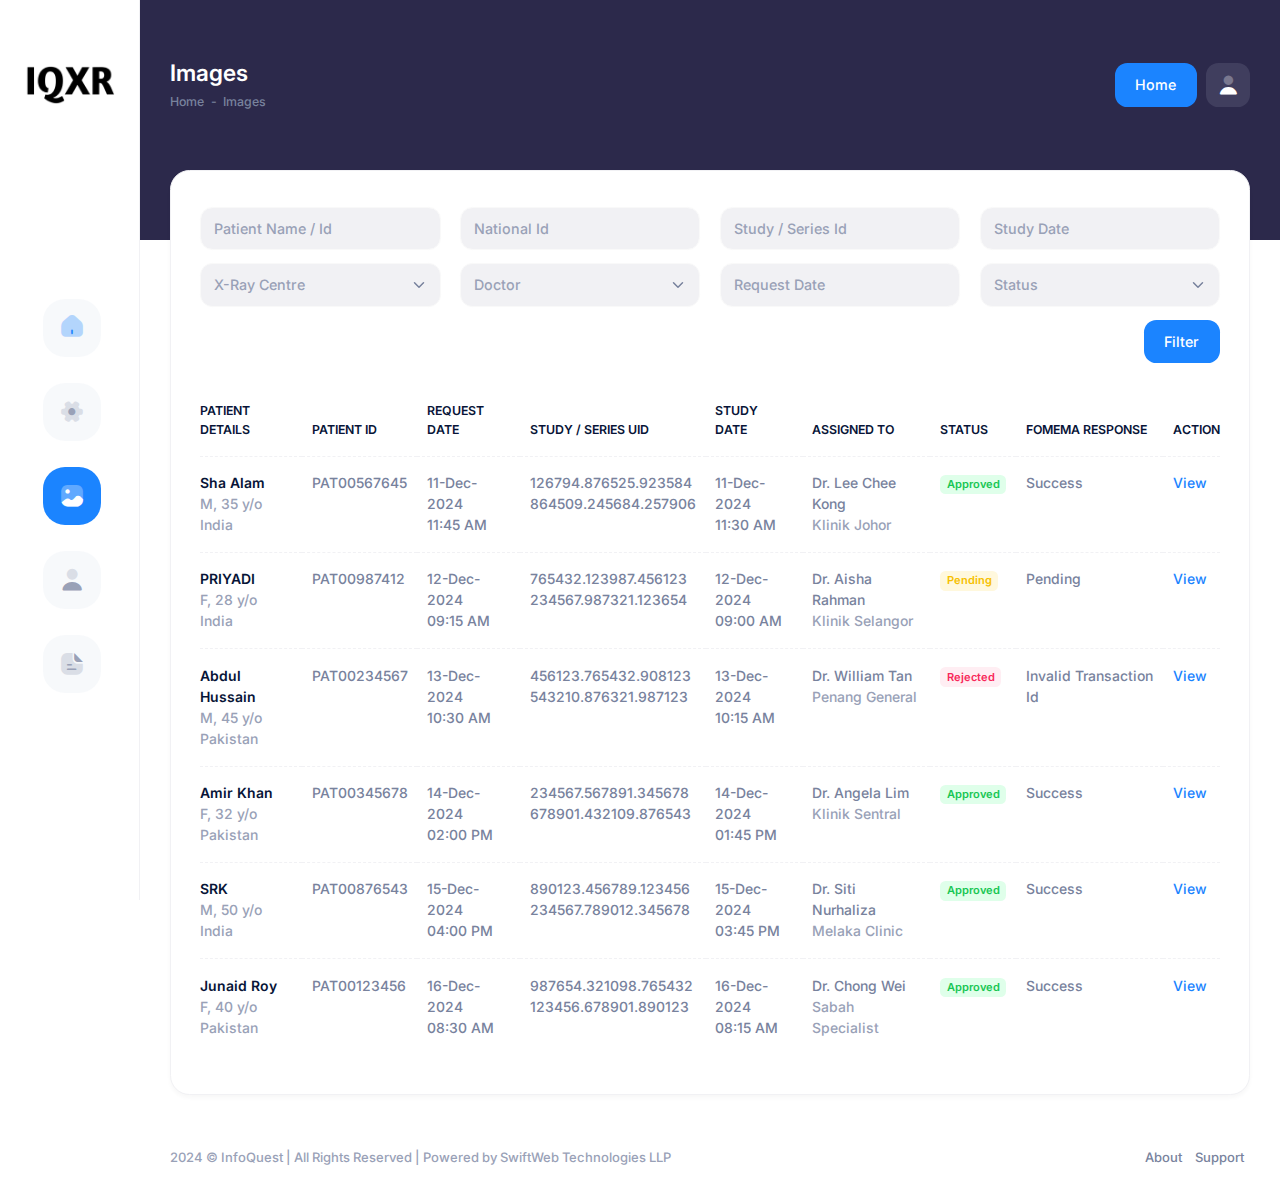
<file: images.html>
<!DOCTYPE html>
<html lang="en">
<!--begin::Head-->

<head>
	<title>Images - InfoQuery IQXR PACS</title>
	<meta charset="utf-8" />
	<meta name="viewport" content="width=device-width, initial-scale=1" />
	<link rel="shortcut icon" href="assets/media/logo/favicon.ico" />
	<!--begin::Fonts(mandatory for all pages)-->
	<link rel="stylesheet" href="https://fonts.googleapis.com/css?family=Inter:300,400,500,600,700" />
	<!--end::Fonts-->
	<!--begin::Global Stylesheets Bundle(mandatory for all pages)-->
	<link href="assets/css/global/plugins.bundle.css" rel="stylesheet" type="text/css" />
	<link href="assets/css/global/style.bundle.css" rel="stylesheet" type="text/css" />
	<!--end::Global Stylesheets Bundle-->
	<script>
		// Frame-busting to prevent site from being loaded within a frame without permission (click-jacking)
		if (window.top != window.self) { window.top.location.replace(window.self.location.href); }
	</script>
</head>
<!--end::Head-->
<!--begin::Body-->

<body id="kt_body" class="header-fixed header-tablet-and-mobile-fixed aside-fixed aside-secondary-disabled">
	<!--begin::Theme mode setup on page load-->
	<script>var defaultThemeMode = "light"; var themeMode; if (document.documentElement) { if (document.documentElement.hasAttribute("data-bs-theme-mode")) { themeMode = document.documentElement.getAttribute("data-bs-theme-mode"); } else { if (localStorage.getItem("data-bs-theme") !== null) { themeMode = localStorage.getItem("data-bs-theme"); } else { themeMode = defaultThemeMode; } } if (themeMode === "system") { themeMode = window.matchMedia("(prefers-color-scheme: dark)").matches ? "dark" : "light"; } document.documentElement.setAttribute("data-bs-theme", themeMode); }</script>
	<!--end::Theme mode setup on page load-->
	<!--begin::Main-->
	<!--begin::Root-->
	<div class="d-flex flex-column flex-root">
		<!--begin::Page-->
		<div class="page d-flex flex-row flex-column-fluid">
			<!--begin::Aside-->
			<div id="kt_aside" class="aside" data-kt-drawer="true" data-kt-drawer-name="aside"
				data-kt-drawer-activate="{default: true, lg: false}" data-kt-drawer-overlay="true"
				data-kt-drawer-width="auto" data-kt-drawer-direction="start" data-kt-drawer-toggle="#kt_aside_toggle">
				<!--begin::Logo-->
				<div class="aside-logo flex-column-auto pt-10 pt-lg-20" id="kt_aside_logo">
					<a href="dashboard.html">
						<img alt="Logo" src="assets/media/logo/logo-black.png" class="h-40px" />
					</a>
				</div>
				<!--end::Logo-->
				<!--begin::Nav-->
				<div class="aside-menu flex-column-fluid pt-0 pb-7 py-lg-10" id="kt_aside_menu">
					<!--begin::Aside menu-->
					<div id="kt_aside_menu_wrapper" class="w-100 hover-scroll-y scroll-lg-ms d-flex"
						data-kt-scroll="true" data-kt-scroll-activate="{default: false, lg: trur}"
						data-kt-scroll-height="auto" data-kt-scroll-dependencies="#kt_aside_logo, #kt_aside_footer"
						data-kt-scroll-wrappers="#kt_aside, #kt_aside_menu" data-kt-scroll-offset="0">
						<div id="kt_aside_menu"
							class="menu menu-column menu-title-gray-600 menu-state-primary menu-state-icon-primary menu-state-bullet-primary menu-icon-gray-500 menu-arrow-gray-500 fw-semibold fs-6 my-auto"
							data-kt-menu="true">
							<!--begin:Menu item-->
							<div class="menu-item py-2">
								<!--begin:Menu link-->
								<span class="menu-link menu-center" data-bs-toggle="tooltip" data-bs-placement="right"
									data-bs-dismiss="click" title="Dashboard">
									<span class="menu-icon me-0">
										<a href="dashboard.html">
											<i class="ki-duotone ki-home-2 fs-2x">
												<span class="path1"></span>
												<span class="path2"></span>
											</i>
										</a>
									</span>
								</span>
								<!--end:Menu link-->
							</div>
							<!--end:Menu item-->
							<!--begin:Menu item-->
							<div data-kt-menu-trigger="{default: 'click', lg: 'hover'}"
								data-kt-menu-placement="right-start" class="menu-item py-2">
								<!--begin:Menu link-->
								<span class="menu-link menu-center">
									<span class="menu-icon me-0">
										<i class="ki-duotone ki-setting-2 fs-2x">
											<span class="path1"></span>
											<span class="path2"></span>
											<span class="path3"></span>
											<span class="path4"></span>
										</i>
									</span>
								</span>
								<!--end:Menu link-->
								<!--begin:Menu sub-->
								<div
									class="menu-sub menu-sub-dropdown menu-sub-indention px-2 py-4 w-250px mh-75 overflow-auto">
									<!--begin:Menu item-->
									<div class="menu-item">
										<!--begin:Menu content-->
										<div class="menu-content">
											<span class="menu-section fs-5 fw-bolder ps-1 py-1">Manage</span>
										</div>
										<!--end:Menu content-->
									</div>
									<!--end:Menu item-->
									<!--begin:Menu item-->
									<div data-kt-menu-trigger="click" class="menu-item menu-accordion">
										<!--begin:Menu link-->
										<span class="menu-link">
											<span class="menu-bullet">
												<span class="bullet bullet-dot"></span>
											</span>
											<span class="menu-title">Users</span>
											<span class="menu-arrow"></span>
										</span>
										<!--end:Menu link-->
										<!--begin:Menu sub-->
										<div class="menu-sub menu-sub-accordion">
											<!--begin:Menu item-->
											<div class="menu-item">
												<!--begin:Menu link-->
												<a class="menu-link" href="javascript:;">
													<span class="menu-bullet">
														<span class="bullet bullet-dot"></span>
													</span>
													<span class="menu-title">User List</span>
												</a>
												<!--end:Menu link-->
											</div>
											<!--end:Menu item-->
											<!--begin:Menu item-->
											<div class="menu-item">
												<!--begin:Menu link-->
												<a class="menu-link" href="javascript:;">
													<span class="menu-bullet">
														<span class="bullet bullet-dot"></span>
													</span>
													<span class="menu-title">User Roles</span>
												</a>
												<!--end:Menu link-->
											</div>
											<!--end:Menu item-->
										</div>
										<!--end:Menu sub-->
									</div>
									<!--end:Menu item-->
									<!--begin:Menu item-->
									<div data-kt-menu-trigger="click" class="menu-item menu-accordion">
										<!--begin:Menu link-->
										<span class="menu-link">
											<span class="menu-bullet">
												<span class="bullet bullet-dot"></span>
											</span>
											<span class="menu-title">Logs</span>
										</span>
										<!--end:Menu link-->
									</div>
									<!--end:Menu item-->
									<!--begin:Menu item-->
									<div data-kt-menu-trigger="click" class="menu-item menu-accordion">
										<!--begin:Menu link-->
										<span class="menu-link">
											<span class="menu-bullet">
												<span class="bullet bullet-dot"></span>
											</span>
											<span class="menu-title">Modality JSON</span>
										</span>
										<!--end:Menu link-->
									</div>
									<!--end:Menu item-->
								</div>
								<!--end:Menu sub-->
							</div>
							<!--end:Menu item-->
							<!--begin:Menu item-->
							<div class="menu-item here show py-2">
								<!--begin:Menu link-->
								<span class="menu-link menu-center" data-bs-toggle="tooltip" data-bs-placement="right"
									data-bs-dismiss="click" title="Images">
									<span class="menu-icon me-0">
										<i class="ki-duotone ki-picture fs-2x">
											<span class="path1"></span>
											<span class="path2"></span>
										</i>
									</span>
								</span>
								<!--end:Menu link-->
							</div>
							<!--end:Menu item-->
							<!--begin:Menu item-->
							<div data-kt-menu-trigger="{default: 'click', lg: 'hover'}"
								data-kt-menu-placement="right-start" class="menu-item py-2">
								<!--begin:Menu link-->
								<span class="menu-link menu-center">
									<span class="menu-icon me-0">
										<i class="ki-duotone ki-user fs-2x">
											<span class="path1"></span>
											<span class="path2"></span>
										</i>
									</span>
								</span>
								<!--end:Menu link-->
								<!--begin:Menu sub-->
								<div
									class="menu-sub menu-sub-dropdown menu-sub-indention px-2 py-4 w-250px mh-75 overflow-auto">
									<!--begin:Menu item-->
									<div class="menu-item">
										<!--begin:Menu content-->
										<div class="menu-content">
											<span class="menu-section fs-5 fw-bolder ps-1 py-1">Users</span>
										</div>
										<!--end:Menu content-->
									</div>
									<!--end:Menu item-->
									<!--begin:Menu item-->
									<div data-kt-menu-trigger="click" class="menu-item menu-accordion">
										<!--begin:Menu link-->
										<span class="menu-link">
											<span class="menu-icon">
												<i class="ki-duotone ki-user fs-2">
													<span class="path1"></span>
													<span class="path2"></span>
												</i>
											</span>
											<span class="menu-title">App Users</span>
											<span class="menu-arrow"></span>
										</span>
										<!--end:Menu link-->
										<!--begin:Menu sub-->
										<div class="menu-sub menu-sub-accordion">
											<!--begin:Menu item-->
											<div class="menu-item">
												<!--begin:Menu link-->
												<a class="menu-link" href="javascript:;">
													<span class="menu-bullet">
														<span class="bullet bullet-dot"></span>
													</span>
													<span class="menu-title">Add User</span>
												</a>
												<!--end:Menu link-->
											</div>
											<!--end:Menu item-->
											<!--begin:Menu item-->
											<div class="menu-item">
												<!--begin:Menu link-->
												<a class="menu-link" href="javascript:;">
													<span class="menu-bullet">
														<span class="bullet bullet-dot"></span>
													</span>
													<span class="menu-title">All Users</span>
												</a>
												<!--end:Menu link-->
											</div>
											<!--end:Menu item-->
										</div>
										<!--end:Menu sub-->
									</div>
									<!--end:Menu item-->
									<!--begin:Menu item-->
									<div data-kt-menu-trigger="click" class="menu-item menu-accordion">
										<!--begin:Menu link-->
										<span class="menu-link">
											<span class="menu-icon">
												<i class="ki-duotone ki-faceid fs-2">
													<span class="path1"></span>
													<span class="path2"></span>
												</i>
											</span>
											<span class="menu-title">Patients</span>
										</span>
										<!--end:Menu link-->
									</div>
									<!--end:Menu item-->
									<!--begin:Menu item-->
									<div data-kt-menu-trigger="click" class="menu-item menu-accordion">
										<!--begin:Menu link-->
										<span class="menu-link">
											<span class="menu-icon">
												<i class="ki-duotone ki-mask fs-2">
													<span class="path1"></span>
													<span class="path2"></span>
												</i>
											</span>
											<span class="menu-title">Kliniks</span>
										</span>
										<!--end:Menu link-->
									</div>
									<!--end:Menu item-->
								</div>
								<!--end:Menu sub-->
							</div>
							<!--end:Menu item-->
							<!--begin:Menu item-->
							<div class="menu-item py-2">
								<!--begin:Menu link-->
								<span class="menu-link menu-center" data-bs-toggle="tooltip" data-bs-placement="right"
									data-bs-dismiss="click" title="Reports">
									<span class="menu-icon me-0">
										<i class="ki-duotone ki-document fs-2x">
											<span class="path1"></span>
											<span class="path2"></span>
										</i>
									</span>
								</span>
								<!--end:Menu link-->
							</div>
							<!--end:Menu item-->
						</div>
					</div>
					<!--end::Aside menu-->
				</div>
				<!--end::Nav-->
			</div>
			<!--end::Aside-->
			<!--begin::Wrapper-->
			<div class="wrapper d-flex flex-column flex-row-fluid" id="kt_wrapper">
				<!--begin::Header tablet and mobile-->
				<div class="header-mobile py-3">
					<!--begin::Container-->
					<div class="container d-flex flex-stack">
						<!--begin::Mobile logo-->
						<div class="d-flex align-items-center flex-grow-1 flex-lg-grow-0">
							<a href="dashboard.html">
								<img alt="Logo" src="assets/media/logo/logo-black.png" class="h-35px" />
							</a>
						</div>
						<!--end::Mobile logo-->
						<!--begin::Aside toggle-->
						<button class="btn btn-icon btn-active-color-primary me-n4" id="kt_aside_toggle">
							<i class="ki-duotone ki-abstract-14 fs-2x">
								<span class="path1"></span>
								<span class="path2"></span>
							</i>
						</button>
						<!--end::Aside toggle-->
					</div>
					<!--end::Container-->
				</div>
				<!--end::Header tablet and mobile-->
				<!--begin::Header-->
				<div id="kt_header" class="header py-6 py-lg-0" data-kt-sticky="true" data-kt-sticky-name="header"
					data-kt-sticky-offset="{lg: '300px'}">
					<!--begin::Container-->
					<div class="header-container container-xxl">
						<!--begin::Page title-->
						<div
							class="page-title d-flex flex-column align-items-start justify-content-center flex-wrap me-lg-20 py-3 py-lg-0 me-3">
							<!--begin::Heading-->
							<h1 class="d-flex flex-column text-gray-900 fw-bold my-1">
								<span class="text-white fs-1">Images</span>
							</h1>
							<!--end::Heading-->
							<!--begin::Breadcrumb-->
							<ul class="breadcrumb breadcrumb-line fw-semibold fs-7 my-1">
								<li class="breadcrumb-item text-gray-600">
									<a href="dashboard.html" class="text-gray-600 text-hover-primary">Home</a>
								</li>
								<li class="breadcrumb-item text-gray-600">Images</li>
							</ul>
							<!--end::Breadcrumb-->
						</div>
						<!--end::Page title=-->
						<!--begin::Wrapper-->
						<div class="d-flex align-items-center flex-wrap">
							<!--begin::Action-->
							<div class="d-flex align-items-center py-3 py-lg-0">
								<!--begin::Item-->
								<a href="dashboard.html" class="btn btn-primary me-3">Home</a>
								<!--end::Item-->
								<!--begin::Item-->
								<a href="javascript:;" class="btn btn-icon btn-custom btn-active-color-primary"
									data-kt-menu-trigger="click" data-kt-menu-attach="parent"
									data-kt-menu-placement="bottom-end">
									<i class="ki-duotone ki-user fs-1">
										<span class="path1"></span>
										<span class="path2"></span>
									</i>
								</a>
								<!--begin::User account menu-->
								<div class="menu menu-sub menu-sub-dropdown menu-column menu-rounded menu-gray-800 menu-state-bg menu-state-color fw-semibold py-4 fs-6 w-275px"
									data-kt-menu="true">
									<!--begin::Menu item-->
									<div class="menu-item px-3">
										<div class="menu-content d-flex align-items-center px-3">
											<!--begin::Avatar-->
											<div class="symbol symbol-50px me-5">
												<img alt="Logo" src="assets/media/blank.png" />
											</div>
											<!--end::Avatar-->
											<!--begin::Username-->
											<div>
												<div class="fw-bold d-flex align-items-center fs-5">
													Muhammad Rymi
												</div>
												<span class="badge badge-light-success fw-bold fs-8">Super
													Administrator</span>
												<a href="javascript:;"
													class="fw-semibold text-muted text-hover-primary fs-7">rymi@infoquest.com.my</a>
											</div>
											<!--end::Username-->
										</div>
									</div>
									<!--end::Menu item-->
									<!--begin::Menu separator-->
									<div class="separator my-2"></div>
									<!--end::Menu separator-->
									<!--begin::Menu item-->
									<div class="menu-item px-5">
										<a href="javascript:;" class="menu-link px-5">My Profile</a>
									</div>
									<!--end::Menu item-->
									<!--begin::Menu item-->
									<div class="menu-item px-5 my-1">
										<a href="javascript:;" class="menu-link px-5">Account Settings</a>
									</div>
									<!--end::Menu item-->
									<!--begin::Menu item-->
									<div class="menu-item px-5">
										<a href="javascript:;"
											class="menu-link px-5">Sign Out</a>
									</div>
									<!--end::Menu item-->
								</div>
								<!--end::User account menu-->
								<!--end::Item-->
							</div>
							<!--end::Action-->
						</div>
						<!--end::Wrapper-->
					</div>
					<!--end::Container-->
					<div class="header-offset"></div>
				</div>
				<!--end::Header-->
				<!--begin::Content-->
				<div class="content d-flex flex-column flex-column-fluid" id="kt_content">
					<!--begin::Container-->
					<div class="container-xxl" id="kt_content_container">
						<!--begin::Products-->
						<div class="card card-flush">
							<!--begin::Card body-->
							<div class="card-body mt-3">
								<div class="row mb-2">
									<div class="col-xl-3 mb-2">
										<input type="text" class="form-control form-control-solid text-bg-secondary"
											placeholder="Patient Name / Id" />
									</div>
									<div class="col-xl-3 mb-2">
										<input type="text" class="form-control form-control-solid text-bg-secondary"
											placeholder="National Id" />
									</div>
									<div class="col-xl-3 mb-2">
										<input type="text" class="form-control form-control-solid text-bg-secondary"
											placeholder="Study / Series Id" />
									</div>
									<div class="col-xl-3 mb-2">
										<input type="text" class="form-control form-control-solid text-bg-secondary"
											placeholder="Study Date" id="studyDate"/>
									</div>
								</div>
								<div class="row mb-2">
									<div class="col-xl-3 mb-2">
										<select class="form-select form-select-solid text-bg-secondary text-gray-500">
											<option value="">X-Ray Centre</option>
											<option value="">Klinik Rassi</option>
											<option value="">Klinik Selangor</option>
											<option value="">Klinik Sentral</option>
										</select>
									</div>
									<div class="col-xl-3 mb-2">
										<select class="form-select form-select-solid text-bg-secondary text-gray-500">
											<option value="">Doctor</option>
											<option value="">Dr. Lee Chee Kong</option>
											<option value="">Dr. William Tan</option>
											<option value="">Dr. Siti Nurhaliza</option>
										</select>
									</div>
									<div class="col-xl-3 mb-2">
										<input type="text" class="form-control form-control-solid text-bg-secondary"
											placeholder="Request Date" id="requestDate" />
									</div>
									<div class="col-xl-3 mb-2">
										<select class="form-select form-select-solid text-bg-secondary text-gray-500">
											<option value="">Status</option>
											<option value="approved">Approved</option>
											<option value="pending">Pending</option>
											<option value="rejected">Rejected</option>
										</select>
									</div>
								</div>
								<div class="row mb-7">
									<div class="col-xl-12">
										<button type="submit" class="btn btn-primary float-end">Filter</button>
									</div>
								</div>
								<!--begin::Table-->
								<table class="table table-row-dashed fs-6 gy-5" id="kt_ecommerce_products_table">
									<thead>
										<tr class="fw-bold fs-7 text-uppercase gs-0">
											<th>Patient Details</th>
											<th>Patient Id</th>
											<th>Request Date</th>
											<th class="min-w-150px">Study / Series UID</th>
											<th>Study Date</th>
											<th>Assigned To</th>
											<th>Status</th>
											<th>Fomema Response</th>
											<th>Action</th>
										</tr>
									</thead>
									<tbody class="fw-semibold text-gray-600">
										<tr>
											<td>
												<span class="text-gray-900 fw-bold text-hover-primary mb-1 fs-6">Sha
													Alam</span>
												<span class="text-muted fw-semibold d-block">M, 35 y/o</span>
												<span class="text-muted fw-semibold d-block">India</span>
											</td>
											<td>PAT00567645</td>
											<td>11-Dec-2024<br>11:45 AM</td>
											<td class="min-w-150px">
												126794.876525.923584<br>864509.245684.257906</td>
											<td>11-Dec-2024<br>11:30 AM</td>
											<td>Dr. Lee Chee Kong
												<span class="text-muted fw-semibold d-block">Klinik
													Johor</span>
											</td>
											<td>
												<span class="badge badge-light-success">Approved</span>
											</td>
											<td>Success</td>
											<td>
												<a href="image-details.html">View</a>
											</td>
										</tr>
										<tr>
											<td>
												<span
													class="text-gray-900 fw-bold text-hover-primary mb-1 fs-6">PRIYADI</span>
												<span class="text-muted fw-semibold d-block">F, 28 y/o</span>
												<span class="text-muted fw-semibold d-block">India</span>
											</td>
											<td>PAT00987412</td>
											<td>12-Dec-2024<br>09:15 AM</td>
											<td class="min-w-150px">
												765432.123987.456123<br>234567.987321.123654</td>
											<td>12-Dec-2024<br>09:00 AM</td>
											<td>Dr. Aisha Rahman
												<span class="text-muted fw-semibold d-block">Klinik
													Selangor</span>
											</td>
											<td>
												<span class="badge badge-light-warning">Pending</span>
											</td>
											<td>Pending</td>
											<td>
												<a href="image-details.html">View</a>
											</td>
										</tr>
										<tr>
											<td>
												<span class="text-gray-900 fw-bold text-hover-primary mb-1 fs-6">Abdul
													Hussain</span>
												<span class="text-muted fw-semibold d-block">M, 45 y/o</span>
												<span class="text-muted fw-semibold d-block">Pakistan</span>
											</td>
											<td>PAT00234567</td>
											<td>13-Dec-2024<br>10:30 AM</td>
											<td class="min-w-150px">
												456123.765432.908123<br>543210.876321.987123</td>
											<td>13-Dec-2024<br>10:15 AM</td>
											<td>Dr. William Tan
												<span class="text-muted fw-semibold d-block">Penang
													General</span>
											</td>
											<td>
												<span class="badge badge-light-danger">Rejected</span>
											</td>
											<td>Invalid Transaction Id</td>
											<td>
												<a href="image-details.html">View</a>
											</td>
										</tr>
										<tr>
											<td>
												<span class="text-gray-900 fw-bold text-hover-primary mb-1 fs-6">Amir
													Khan</span>
												<span class="text-muted fw-semibold d-block">F, 32 y/o</span>
												<span class="text-muted fw-semibold d-block">Pakistan</span>
											</td>
											<td>PAT00345678</td>
											<td>14-Dec-2024<br>02:00 PM</td>
											<td class="min-w-150px">
												234567.567891.345678<br>678901.432109.876543</td>
											<td>14-Dec-2024<br>01:45 PM</td>
											<td>Dr. Angela Lim
												<span class="text-muted fw-semibold d-block">Klinik
													Sentral</span>
											</td>
											<td>
												<span class="badge badge-light-success">Approved</span>
											</td>
											<td>Success</td>
											<td>
												<a href="image-details.html">View</a>
											</td>
										</tr>
										<tr>
											<td>
												<span
													class="text-gray-900 fw-bold text-hover-primary mb-1 fs-6">SRK</span>
												<span class="text-muted fw-semibold d-block">M, 50 y/o</span>
												<span class="text-muted fw-semibold d-block">India</span>
											</td>
											<td>PAT00876543</td>
											<td>15-Dec-2024<br>04:00 PM</td>
											<td class="min-w-150px">
												890123.456789.123456<br>234567.789012.345678</td>
											<td>15-Dec-2024<br>03:45 PM</td>
											<td>Dr. Siti Nurhaliza
												<span class="text-muted fw-semibold d-block">Melaka
													Clinic</span>
											</td>
											<td>
												<span class="badge badge-light-success">Approved</span>
											</td>
											<td>Success</td>
											<td>
												<a href="image-details.html">View</a>
											</td>
										</tr>
										<tr>
											<td>
												<span class="text-gray-900 fw-bold text-hover-primary mb-1 fs-6">Junaid
													Roy</span>
												<span class="text-muted fw-semibold d-block">F, 40 y/o</span>
												<span class="text-muted fw-semibold d-block">Pakistan</span>
											</td>
											<td>PAT00123456</td>
											<td>16-Dec-2024<br>08:30 AM</td>
											<td class="min-w-150px">
												987654.321098.765432<br>123456.678901.890123</td>
											<td>16-Dec-2024<br>08:15 AM</td>
											<td>Dr. Chong Wei
												<span class="text-muted fw-semibold d-block">Sabah
													Specialist</span>
											</td>
											<td>
												<span class="badge badge-light-success">Approved</span>
											</td>
											<td>Success</td>
											<td>
												<a href="image-details.html">View</a>
											</td>
										</tr>
									</tbody>
								</table>
								<!--end::Table-->
							</div>
							<!--end::Card body-->
						</div>
						<!--end::Products-->
					</div>
					<!--end::Container-->
				</div>
				<!--end::Content-->
				<!--begin::Footer-->
				<div class="footer py-4 d-flex flex-lg-column" id="kt_footer">
					<!--begin::Container-->
					<div class="container-fluid d-flex flex-column flex-md-row flex-stack">
						<!--begin::Copyright-->
						<div class="text-gray-900 order-2 order-md-1">
							<span class="text-gray-500 fw-semibold me-1">2024 © InfoQuest | All Rights Reserved |
								Powered by SwiftWeb Technologies LLP</span>
						</div>
						<!--end::Copyright-->
						<!--begin::Menu-->
						<ul class="menu menu-gray-600 menu-hover-primary fw-semibold order-1">
							<li class="menu-item">
								<a href="javascript:;" target="_blank" class="menu-link px-2">About</a>
							</li>
							<li class="menu-item">
								<a href="javascript:;" target="_blank" class="menu-link px-2">Support</a>
							</li>
						</ul>
						<!--end::Menu-->
					</div>
					<!--end::Container-->
				</div>
				<!--end::Footer-->
			</div>
			<!--end::Wrapper-->
		</div>
		<!--end::Page-->
	</div>
	<!--end::Root-->
	<!--end::Main-->
	<!--begin::Scrolltop-->
	<div id="kt_scrolltop" class="scrolltop" data-kt-scrolltop="true">
		<i class="ki-duotone ki-arrow-up">
			<span class="path1"></span>
			<span class="path2"></span>
		</i>
	</div>
	<!--end::Scrolltop-->
	<!--begin::Javascript-->
	<script>var hostUrl = "assets/";</script>
	<!--begin::Global Javascript Bundle(mandatory for all pages)-->
	<script src="assets/js/global/plugins.bundle.js"></script>
	<script src="assets/js/global/scripts.bundle.js"></script>
	<!--end::Global Javascript Bundle-->
	<!--begin::Custom Javascript(used for this page only)-->
	<script src="assets/js/widget/widgets.bundle.js"></script>
	<script src="assets/js/widget/widgets.js"></script>
	<!--end::Custom Javascript-->
	<!--end::Javascript-->

	<script>
		$("#requestDate,#studyDate").flatpickr();
	</script>
</body>
<!--end::Body-->

</html>
</file>
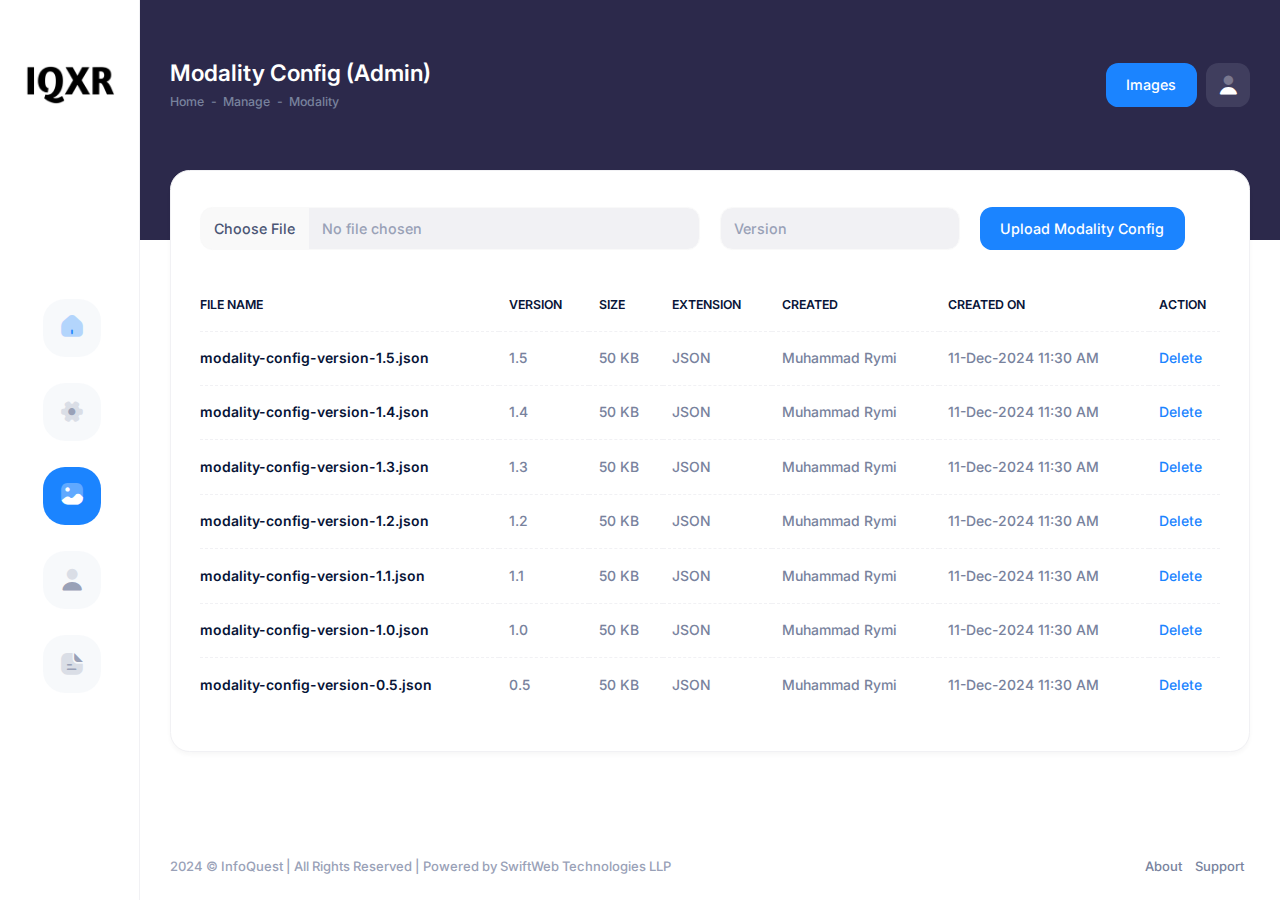
<file: modality.html>
<!DOCTYPE html>
<html lang="en">
<!--begin::Head-->

<head>
	<title>Modality Config - InfoQuest IQXR PACS</title>
	<meta charset="utf-8" />
	<meta name="viewport" content="width=device-width, initial-scale=1" />
	<link rel="shortcut icon" href="assets/media/logo/favicon.ico" />
	<!--begin::Fonts(mandatory for all pages)-->
	<link rel="stylesheet" href="https://fonts.googleapis.com/css?family=Inter:300,400,500,600,700" />
	<!--end::Fonts-->
	<!--begin::Global Stylesheets Bundle(mandatory for all pages)-->
	<link href="assets/css/global/plugins.bundle.css" rel="stylesheet" type="text/css" />
	<link href="assets/css/global/style.bundle.css" rel="stylesheet" type="text/css" />
	<!--end::Global Stylesheets Bundle-->
	<script>
		// Frame-busting to prevent site from being loaded within a frame without permission (click-jacking)
		if (window.top != window.self) { window.top.location.replace(window.self.location.href); }
	</script>
</head>
<!--end::Head-->
<!--begin::Body-->

<body id="kt_body" class="header-fixed header-tablet-and-mobile-fixed aside-fixed aside-secondary-disabled">
	<!--begin::Theme mode setup on page load-->
	<script>var defaultThemeMode = "light"; var themeMode; if (document.documentElement) { if (document.documentElement.hasAttribute("data-bs-theme-mode")) { themeMode = document.documentElement.getAttribute("data-bs-theme-mode"); } else { if (localStorage.getItem("data-bs-theme") !== null) { themeMode = localStorage.getItem("data-bs-theme"); } else { themeMode = defaultThemeMode; } } if (themeMode === "system") { themeMode = window.matchMedia("(prefers-color-scheme: dark)").matches ? "dark" : "light"; } document.documentElement.setAttribute("data-bs-theme", themeMode); }</script>
	<!--end::Theme mode setup on page load-->
	<!--begin::Main-->
	<!--begin::Root-->
	<div class="d-flex flex-column flex-root">
		<!--begin::Page-->
		<div class="page d-flex flex-row flex-column-fluid">
			<!--begin::Aside-->
			<div id="kt_aside" class="aside" data-kt-drawer="true" data-kt-drawer-name="aside"
				data-kt-drawer-activate="{default: true, lg: false}" data-kt-drawer-overlay="true"
				data-kt-drawer-width="auto" data-kt-drawer-direction="start" data-kt-drawer-toggle="#kt_aside_toggle">
				<!--begin::Logo-->
				<div class="aside-logo flex-column-auto pt-10 pt-lg-20" id="kt_aside_logo">
					<a href="dashboard.html">
						<img alt="Logo" src="assets/media/logo/logo-black.png" class="h-40px" />
					</a>
				</div>
				<!--end::Logo-->
				<!--begin::Nav-->
				<div class="aside-menu flex-column-fluid pt-0 pb-7 py-lg-10" id="kt_aside_menu">
					<!--begin::Aside menu-->
					<div id="kt_aside_menu_wrapper" class="w-100 hover-scroll-y scroll-lg-ms d-flex"
						data-kt-scroll="true" data-kt-scroll-activate="{default: false, lg: trur}"
						data-kt-scroll-height="auto" data-kt-scroll-dependencies="#kt_aside_logo, #kt_aside_footer"
						data-kt-scroll-wrappers="#kt_aside, #kt_aside_menu" data-kt-scroll-offset="0">
						<div id="kt_aside_menu"
							class="menu menu-column menu-title-gray-600 menu-state-primary menu-state-icon-primary menu-state-bullet-primary menu-icon-gray-500 menu-arrow-gray-500 fw-semibold fs-6 my-auto"
							data-kt-menu="true">
							<!--begin:Menu item-->
							<div class="menu-item py-2">
								<!--begin:Menu link-->
								<span class="menu-link menu-center" data-bs-toggle="tooltip" data-bs-placement="right"
									data-bs-dismiss="click" title="Dashboard">
									<span class="menu-icon me-0">
										<a href="dashboard.html">
											<i class="ki-duotone ki-home-2 fs-2x">
												<span class="path1"></span>
												<span class="path2"></span>
											</i>
										</a>
									</span>
								</span>
								<!--end:Menu link-->
							</div>
							<!--end:Menu item-->
							<!--begin:Menu item-->
							<div data-kt-menu-trigger="{default: 'click', lg: 'hover'}"
								data-kt-menu-placement="right-start" class="menu-item py-2">
								<!--begin:Menu link-->
								<span class="menu-link menu-center">
									<span class="menu-icon me-0">
										<i class="ki-duotone ki-setting-2 fs-2x">
											<span class="path1"></span>
											<span class="path2"></span>
											<span class="path3"></span>
											<span class="path4"></span>
										</i>
									</span>
								</span>
								<!--end:Menu link-->
								<!--begin:Menu sub-->
								<div
									class="menu-sub menu-sub-dropdown menu-sub-indention px-2 py-4 w-250px mh-75 overflow-auto">
									<!--begin:Menu item-->
									<div class="menu-item">
										<!--begin:Menu content-->
										<div class="menu-content">
											<span class="menu-section fs-5 fw-bolder ps-1 py-1">Manage</span>
										</div>
										<!--end:Menu content-->
									</div>
									<!--end:Menu item-->
									<!--begin:Menu item-->
									<div data-kt-menu-trigger="click" class="menu-item menu-accordion">
										<!--begin:Menu link-->
										<span class="menu-link">
											<span class="menu-bullet">
												<span class="bullet bullet-dot"></span>
											</span>
											<span class="menu-title">Users</span>
											<span class="menu-arrow"></span>
										</span>
										<!--end:Menu link-->
										<!--begin:Menu sub-->
										<div class="menu-sub menu-sub-accordion">
											<!--begin:Menu item-->
											<div class="menu-item">
												<!--begin:Menu link-->
												<a class="menu-link" href="javascript:;">
													<span class="menu-bullet">
														<span class="bullet bullet-dot"></span>
													</span>
													<span class="menu-title">User List</span>
												</a>
												<!--end:Menu link-->
											</div>
											<!--end:Menu item-->
											<!--begin:Menu item-->
											<div class="menu-item">
												<!--begin:Menu link-->
												<a class="menu-link" href="javascript:;">
													<span class="menu-bullet">
														<span class="bullet bullet-dot"></span>
													</span>
													<span class="menu-title">User Roles</span>
												</a>
												<!--end:Menu link-->
											</div>
											<!--end:Menu item-->
										</div>
										<!--end:Menu sub-->
									</div>
									<!--end:Menu item-->
									<!--begin:Menu item-->
									<div data-kt-menu-trigger="click" class="menu-item menu-accordion">
										<!--begin:Menu link-->
										<span class="menu-link">
											<span class="menu-bullet">
												<span class="bullet bullet-dot"></span>
											</span>
											<span class="menu-title">Logs</span>
										</span>
										<!--end:Menu link-->
									</div>
									<!--end:Menu item-->
									<!--begin:Menu item-->
									<div data-kt-menu-trigger="click" class="menu-item menu-accordion">
										<!--begin:Menu link-->
										<span class="menu-link">
											<span class="menu-bullet">
												<span class="bullet bullet-dot"></span>
											</span>
											<a href="modality.html">
												<span class="menu-title">Modality</span>
											</a>
										</span>
										<!--end:Menu link-->
									</div>
									<!--end:Menu item-->
                                    <!--begin:Menu item-->
									<div data-kt-menu-trigger="click" class="menu-item menu-accordion">
										<!--begin:Menu link-->
										<span class="menu-link">
											<span class="menu-bullet">
												<span class="bullet bullet-dot"></span>
											</span>
											<a href="download-modality.html">
												<span class="menu-title">Modality Download</span>
											</a>
										</span>
										<!--end:Menu link-->
									</div>
									<!--end:Menu item-->
								</div>
								<!--end:Menu sub-->
							</div>
							<!--end:Menu item-->
							<!--begin:Menu item-->
							<div class="menu-item here show py-2">
								<!--begin:Menu link-->
								<span class="menu-link menu-center" data-bs-toggle="tooltip" data-bs-placement="right"
									data-bs-dismiss="click" title="Images">
									<span class="menu-icon me-0">
										<a href="images.html">
											<i class="ki-duotone ki-picture fs-2x">
												<span class="path1"></span>
												<span class="path2"></span>
											</i>
										</a>
									</span>
								</span>
								<!--end:Menu link-->
							</div>
							<!--end:Menu item-->
							<!--begin:Menu item-->
							<div data-kt-menu-trigger="{default: 'click', lg: 'hover'}"
								data-kt-menu-placement="right-start" class="menu-item py-2">
								<!--begin:Menu link-->
								<span class="menu-link menu-center">
									<span class="menu-icon me-0">
										<i class="ki-duotone ki-user fs-2x">
											<span class="path1"></span>
											<span class="path2"></span>
										</i>
									</span>
								</span>
								<!--end:Menu link-->
								<!--begin:Menu sub-->
								<div
									class="menu-sub menu-sub-dropdown menu-sub-indention px-2 py-4 w-250px mh-75 overflow-auto">
									<!--begin:Menu item-->
									<div class="menu-item">
										<!--begin:Menu content-->
										<div class="menu-content">
											<span class="menu-section fs-5 fw-bolder ps-1 py-1">Users</span>
										</div>
										<!--end:Menu content-->
									</div>
									<!--end:Menu item-->
									<!--begin:Menu item-->
									<div data-kt-menu-trigger="click" class="menu-item menu-accordion">
										<!--begin:Menu link-->
										<span class="menu-link">
											<span class="menu-icon">
												<i class="ki-duotone ki-user fs-2">
													<span class="path1"></span>
													<span class="path2"></span>
												</i>
											</span>
											<span class="menu-title">App Users</span>
											<span class="menu-arrow"></span>
										</span>
										<!--end:Menu link-->
										<!--begin:Menu sub-->
										<div class="menu-sub menu-sub-accordion">
											<!--begin:Menu item-->
											<div class="menu-item">
												<!--begin:Menu link-->
												<a class="menu-link" href="javascript:;">
													<span class="menu-bullet">
														<span class="bullet bullet-dot"></span>
													</span>
													<span class="menu-title">Add User</span>
												</a>
												<!--end:Menu link-->
											</div>
											<!--end:Menu item-->
											<!--begin:Menu item-->
											<div class="menu-item">
												<!--begin:Menu link-->
												<a class="menu-link" href="javascript:;">
													<span class="menu-bullet">
														<span class="bullet bullet-dot"></span>
													</span>
													<span class="menu-title">All Users</span>
												</a>
												<!--end:Menu link-->
											</div>
											<!--end:Menu item-->
										</div>
										<!--end:Menu sub-->
									</div>
									<!--end:Menu item-->
									<!--begin:Menu item-->
									<div data-kt-menu-trigger="click" class="menu-item menu-accordion">
										<!--begin:Menu link-->
										<span class="menu-link">
											<span class="menu-icon">
												<i class="ki-duotone ki-faceid fs-2">
													<span class="path1"></span>
													<span class="path2"></span>
												</i>
											</span>
											<span class="menu-title">Patients</span>
										</span>
										<!--end:Menu link-->
									</div>
									<!--end:Menu item-->
									<!--begin:Menu item-->
									<div data-kt-menu-trigger="click" class="menu-item menu-accordion">
										<!--begin:Menu link-->
										<span class="menu-link">
											<span class="menu-icon">
												<i class="ki-duotone ki-mask fs-2">
													<span class="path1"></span>
													<span class="path2"></span>
												</i>
											</span>
											<span class="menu-title">Kliniks</span>
										</span>
										<!--end:Menu link-->
									</div>
									<!--end:Menu item-->
								</div>
								<!--end:Menu sub-->
							</div>
							<!--end:Menu item-->
							<!--begin:Menu item-->
							<div class="menu-item py-2">
								<!--begin:Menu link-->
								<span class="menu-link menu-center" data-bs-toggle="tooltip" data-bs-placement="right"
									data-bs-dismiss="click" title="Reports">
									<span class="menu-icon me-0">
										<i class="ki-duotone ki-document fs-2x">
											<span class="path1"></span>
											<span class="path2"></span>
										</i>
									</span>
								</span>
								<!--end:Menu link-->
							</div>
							<!--end:Menu item-->
						</div>
					</div>
					<!--end::Aside menu-->
				</div>
				<!--end::Nav-->
			</div>
			<!--end::Aside-->
			<!--begin::Wrapper-->
			<div class="wrapper d-flex flex-column flex-row-fluid" id="kt_wrapper">
				<!--begin::Header tablet and mobile-->
				<div class="header-mobile py-3">
					<!--begin::Container-->
					<div class="container d-flex flex-stack">
						<!--begin::Mobile logo-->
						<div class="d-flex align-items-center flex-grow-1 flex-lg-grow-0">
							<a href="dashboard.html">
								<img alt="Logo" src="assets/media/logo/logo-black.png" class="h-35px" />
							</a>
						</div>
						<!--end::Mobile logo-->
						<!--begin::Aside toggle-->
						<button class="btn btn-icon btn-active-color-primary me-n4" id="kt_aside_toggle">
							<i class="ki-duotone ki-abstract-14 fs-2x">
								<span class="path1"></span>
								<span class="path2"></span>
							</i>
						</button>
						<!--end::Aside toggle-->
					</div>
					<!--end::Container-->
				</div>
				<!--end::Header tablet and mobile-->
				<!--begin::Header-->
				<div id="kt_header" class="header py-6 py-lg-0" data-kt-sticky="true" data-kt-sticky-name="header"
					data-kt-sticky-offset="{lg: '300px'}">
					<!--begin::Container-->
					<div class="header-container container-xxl">
						<!--begin::Page title-->
						<div
							class="page-title d-flex flex-column align-items-start justify-content-center flex-wrap me-lg-20 py-3 py-lg-0 me-3">
							<!--begin::Heading-->
							<h1 class="d-flex flex-column text-gray-900 fw-bold my-1">
								<span class="text-white fs-1">Modality Config (Admin)</span>
							</h1>
							<!--end::Heading-->
							<!--begin::Breadcrumb-->
							<ul class="breadcrumb breadcrumb-line fw-semibold fs-7 my-1">
								<li class="breadcrumb-item text-gray-600">
									<a href="dashboard.html" class="text-gray-600 text-hover-primary">Home</a>
								</li>
								<li class="breadcrumb-item text-gray-600">Manage</li>
								<li class="breadcrumb-item text-gray-600">Modality</li>
							</ul>
							<!--end::Breadcrumb-->
						</div>
						<!--end::Page title=-->
						<!--begin::Wrapper-->
						<div class="d-flex align-items-center flex-wrap">
							<!--begin::Action-->
							<div class="d-flex align-items-center py-3 py-lg-0">
								<!--begin::Item-->
								<a href="images.html" class="btn btn-primary me-3">Images</a>
								<!--end::Item-->
								<!--begin::Item-->
								<a href="javascript:;" class="btn btn-icon btn-custom btn-active-color-primary"
									data-kt-menu-trigger="click" data-kt-menu-attach="parent"
									data-kt-menu-placement="bottom-end">
									<i class="ki-duotone ki-user fs-1">
										<span class="path1"></span>
										<span class="path2"></span>
									</i>
								</a>
								<!--begin::User account menu-->
								<div class="menu menu-sub menu-sub-dropdown menu-column menu-rounded menu-gray-800 menu-state-bg menu-state-color fw-semibold py-4 fs-6 w-275px"
									data-kt-menu="true">
									<!--begin::Menu item-->
									<div class="menu-item px-3">
										<div class="menu-content d-flex align-items-center px-3">
											<!--begin::Avatar-->
											<div class="symbol symbol-50px me-5">
												<img alt="Logo" src="assets/media/blank.png" />
											</div>
											<!--end::Avatar-->
											<!--begin::Username-->
											<div>
												<div class="fw-bold d-flex align-items-center fs-5">
													Muhammad Rymi
												</div>
												<span class="badge badge-light-success fw-bold fs-8">Super
													Administrator</span>
												<a href="javascript:;"
													class="fw-semibold text-muted text-hover-primary fs-7">rymi@infoquest.com.my</a>
											</div>
											<!--end::Username-->
										</div>
									</div>
									<!--end::Menu item-->
									<!--begin::Menu separator-->
									<div class="separator my-2"></div>
									<!--end::Menu separator-->
									<!--begin::Menu item-->
									<div class="menu-item px-5">
										<a href="javascript:;" class="menu-link px-5">My Profile</a>
									</div>
									<!--end::Menu item-->
									<!--begin::Menu item-->
									<div class="menu-item px-5 my-1">
										<a href="javascript:;" class="menu-link px-5">Account Settings</a>
									</div>
									<!--end::Menu item-->
									<!--begin::Menu item-->
									<div class="menu-item px-5">
										<a href="javascript:;"
											class="menu-link px-5">Sign Out</a>
									</div>
									<!--end::Menu item-->
								</div>
								<!--end::User account menu-->
								<!--end::Item-->
							</div>
							<!--end::Action-->
						</div>
						<!--end::Wrapper-->
					</div>
					<!--end::Container-->
					<div class="header-offset"></div>
				</div>
				<!--end::Header-->
				<!--begin::Content-->
				<div class="content d-flex flex-column flex-column-fluid" id="kt_content">
					<!--begin::Container-->
					<div class="container-xxl" id="kt_content_container">
						<!--begin::Products-->
						<div class="card card-flush">
							<!--begin::Card body-->
							<div class="card-body mt-3">
								<div class="row mb-7">
									<div class="col-xl-6 mb-2">
										<input type="file" class="form-control form-control-solid text-bg-secondary text-gray-500" />
									</div>
                                    <div class="col-xl-3 mb-2">
										<input type="text" class="form-control form-control-solid text-bg-secondary" placeholder="Version" />
									</div>
                                    <div class="col-xl-3 mb-2">
										<button type="submit" class="btn btn-primary">Upload Modality Config</button>
									</div>
								</div>
								<!--begin::Table-->
								<table class="table table-row-dashed fs-6 gy-5" id="kt_ecommerce_products_table">
									<thead>
										<tr class="fw-bold fs-7 text-uppercase gs-0">
											<th>File Name</th>
											<th>Version</th>
											<th>Size</th>
											<th>Extension</th>
											<th>Created</th>
											<th>Created On</th>
											<th>Action</th>
										</tr>
									</thead>
									<tbody class="fw-semibold text-gray-600">
										<tr>
											<td>
												<span class="text-gray-900 fw-bold text-hover-primary mb-1 fs-6">
                                                    modality-config-version-1.5.json</span>
											</td>
											<td>1.5</td>
											<td>50 KB</td>
											<td>JSON</td>
                                            <td>Muhammad Rymi</td>
											<td>11-Dec-2024 11:30 AM</td>
											<td>
												<a href="#">Delete</a>
											</td>
										</tr>
                                        <tr>
											<td>
												<span class="text-gray-900 fw-bold text-hover-primary mb-1 fs-6">
                                                    modality-config-version-1.4.json</span>
											</td>
											<td>1.4</td>
											<td>50 KB</td>
											<td>JSON</td>
                                            <td>Muhammad Rymi</td>
											<td>11-Dec-2024 11:30 AM</td>
											<td>
												<a href="#">Delete</a>
											</td>
										</tr>
                                        <tr>
											<td>
												<span class="text-gray-900 fw-bold text-hover-primary mb-1 fs-6">
                                                    modality-config-version-1.3.json</span>
											</td>
											<td>1.3</td>
											<td>50 KB</td>
											<td>JSON</td>
                                            <td>Muhammad Rymi</td>
											<td>11-Dec-2024 11:30 AM</td>
											<td>
												<a href="#">Delete</a>
											</td>
										</tr>
                                        <tr>
											<td>
												<span class="text-gray-900 fw-bold text-hover-primary mb-1 fs-6">
                                                    modality-config-version-1.2.json</span>
											</td>
											<td>1.2</td>
											<td>50 KB</td>
											<td>JSON</td>
                                            <td>Muhammad Rymi</td>
											<td>11-Dec-2024 11:30 AM</td>
											<td>
												<a href="#">Delete</a>
											</td>
										</tr>
                                        <tr>
											<td>
												<span class="text-gray-900 fw-bold text-hover-primary mb-1 fs-6">
                                                    modality-config-version-1.1.json</span>
											</td>
											<td>1.1</td>
											<td>50 KB</td>
											<td>JSON</td>
                                            <td>Muhammad Rymi</td>
											<td>11-Dec-2024 11:30 AM</td>
											<td>
												<a href="#">Delete</a>
											</td>
										</tr>
                                        <tr>
											<td>
												<span class="text-gray-900 fw-bold text-hover-primary mb-1 fs-6">
                                                    modality-config-version-1.0.json</span>
											</td>
											<td>1.0</td>
											<td>50 KB</td>
											<td>JSON</td>
                                            <td>Muhammad Rymi</td>
											<td>11-Dec-2024 11:30 AM</td>
											<td>
												<a href="#">Delete</a>
											</td>
										</tr>
                                        <tr>
											<td>
												<span class="text-gray-900 fw-bold text-hover-primary mb-1 fs-6">
                                                    modality-config-version-0.5.json</span>
											</td>
											<td>0.5</td>
											<td>50 KB</td>
											<td>JSON</td>
                                            <td>Muhammad Rymi</td>
											<td>11-Dec-2024 11:30 AM</td>
											<td>
												<a href="#">Delete</a>
											</td>
										</tr>
									</tbody>
								</table>
								<!--end::Table-->
							</div>
							<!--end::Card body-->
						</div>
						<!--end::Products-->
					</div>
					<!--end::Container-->
				</div>
				<!--end::Content-->
				<!--begin::Footer-->
				<div class="footer py-4 d-flex flex-lg-column" id="kt_footer">
					<!--begin::Container-->
					<div class="container-fluid d-flex flex-column flex-md-row flex-stack">
						<!--begin::Copyright-->
						<div class="text-gray-900 order-2 order-md-1">
							<span class="text-gray-500 fw-semibold me-1">2024 © InfoQuest | All Rights Reserved |
								Powered by SwiftWeb Technologies LLP</span>
						</div>
						<!--end::Copyright-->
						<!--begin::Menu-->
						<ul class="menu menu-gray-600 menu-hover-primary fw-semibold order-1">
							<li class="menu-item">
								<a href="javascript:;" target="_blank" class="menu-link px-2">About</a>
							</li>
							<li class="menu-item">
								<a href="javascript:;" target="_blank" class="menu-link px-2">Support</a>
							</li>
						</ul>
						<!--end::Menu-->
					</div>
					<!--end::Container-->
				</div>
				<!--end::Footer-->
			</div>
			<!--end::Wrapper-->
		</div>
		<!--end::Page-->
	</div>
	<!--end::Root-->
	<!--end::Main-->
	<!--begin::Scrolltop-->
	<div id="kt_scrolltop" class="scrolltop" data-kt-scrolltop="true">
		<i class="ki-duotone ki-arrow-up">
			<span class="path1"></span>
			<span class="path2"></span>
		</i>
	</div>
	<!--end::Scrolltop-->
	<!--begin::Javascript-->
	<script>var hostUrl = "assets/";</script>
	<!--begin::Global Javascript Bundle(mandatory for all pages)-->
	<script src="assets/js/global/plugins.bundle.js"></script>
	<script src="assets/js/global/scripts.bundle.js"></script>
	<!--end::Global Javascript Bundle-->
	<!--end::Javascript-->
</body>
<!--end::Body-->

</html>
</file>
